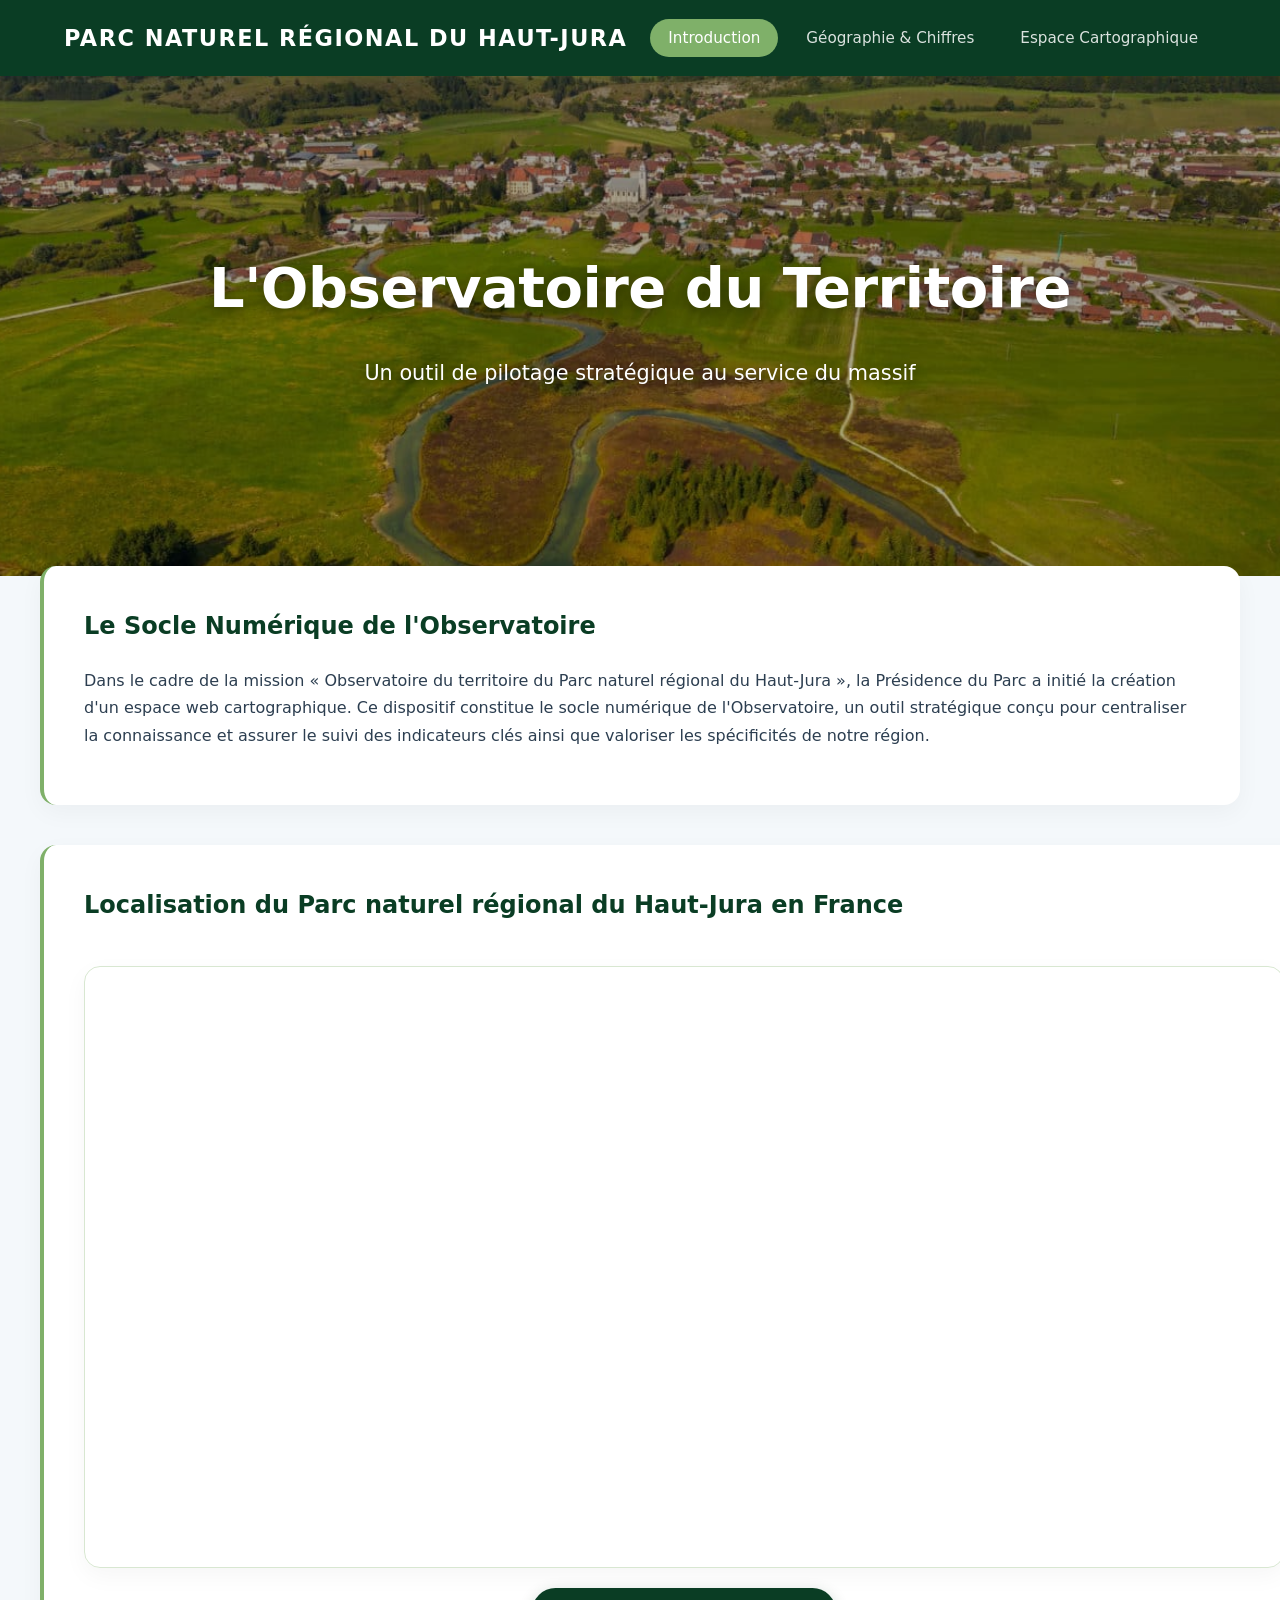
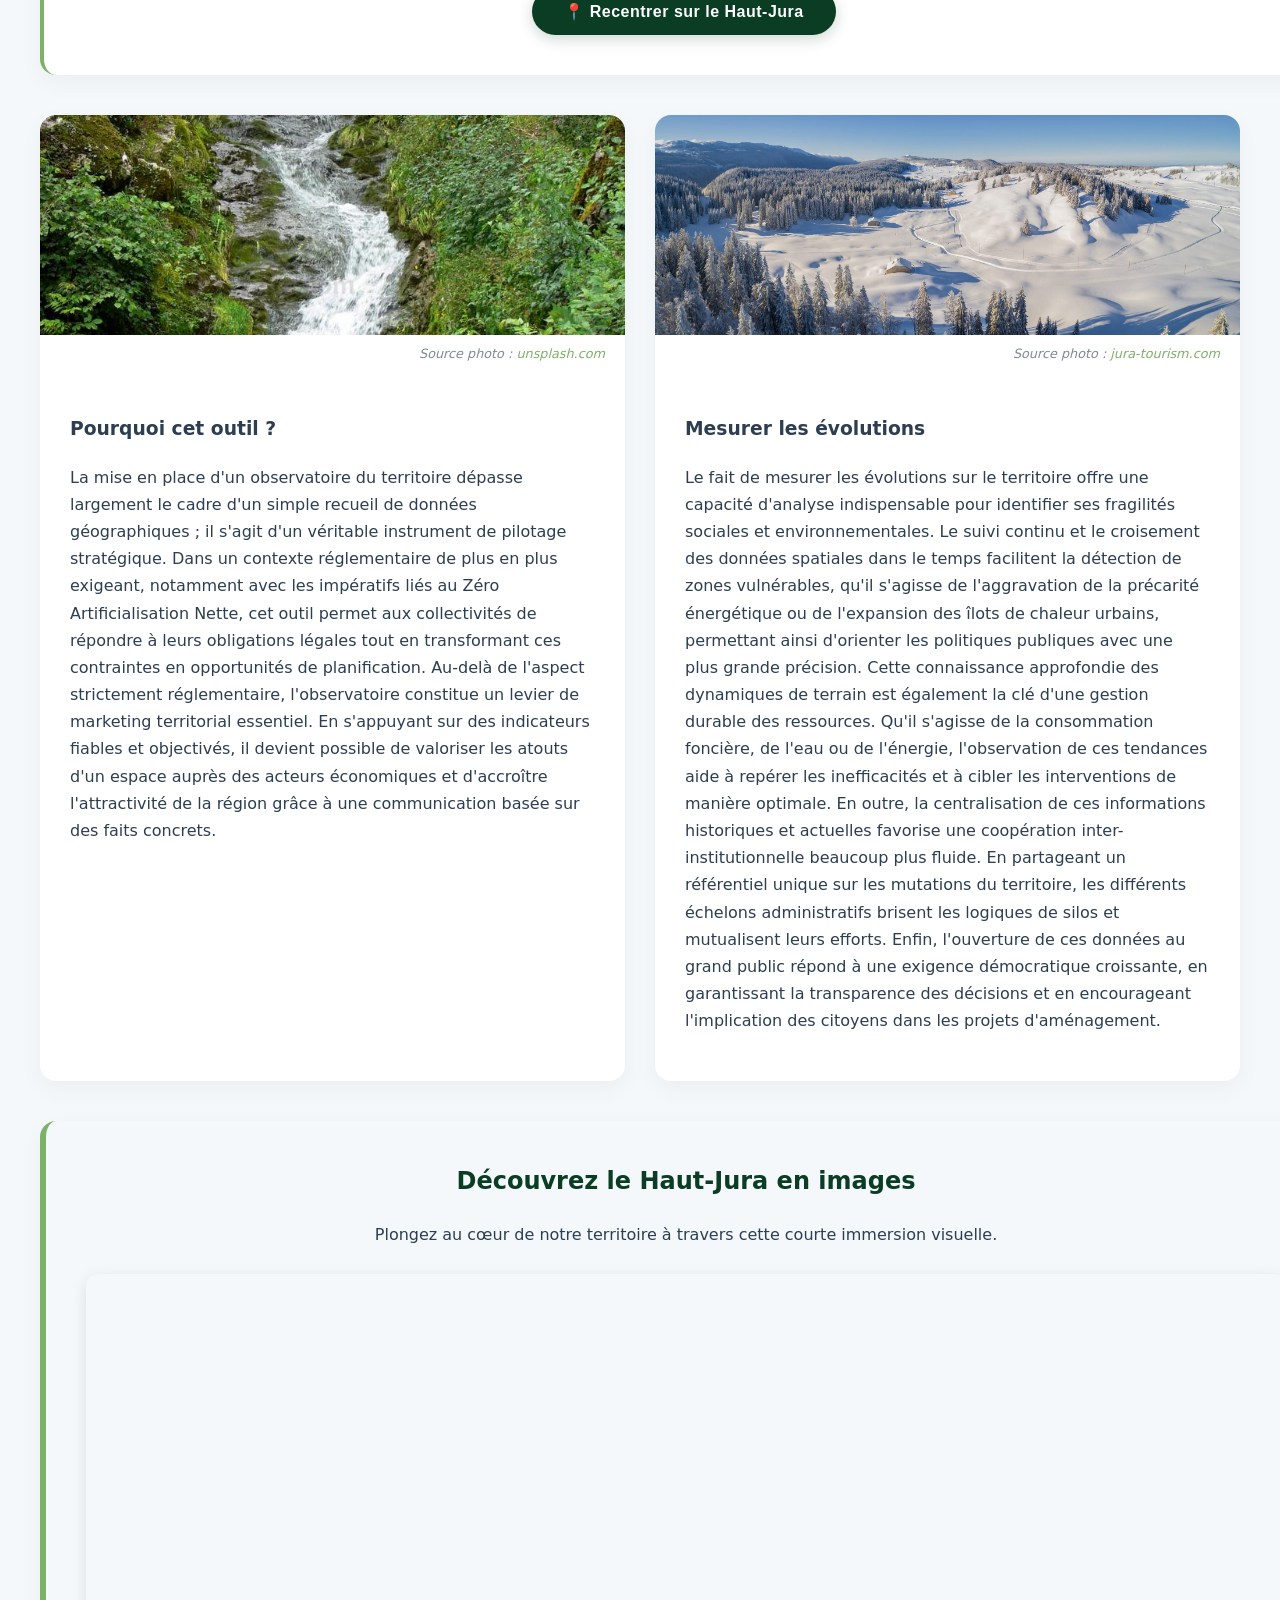
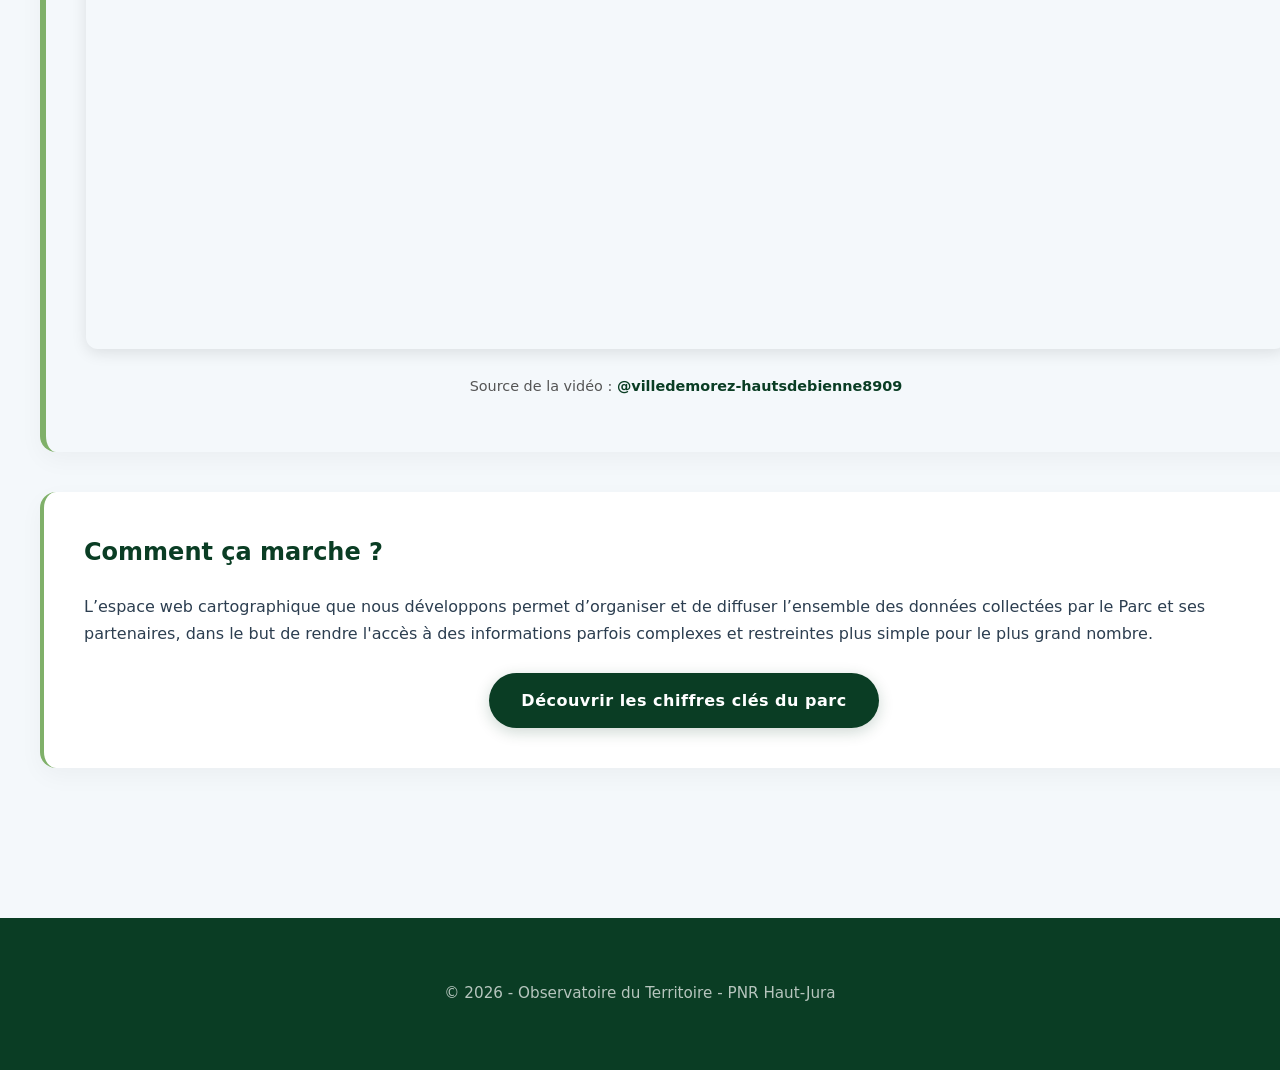
<file: index.html>
<!DOCTYPE html>
<html lang="fr">
<head>
    <meta charset="UTF-8">
    <meta name="viewport" content="width=device-width, initial-scale=1.0">
    <title>Observatoire du Territoire | PNR Haut-Jura</title>
    <script type="module" src="https://js.arcgis.com/5.0/embeddable-components/"></script>
    <link rel="stylesheet" href="style.css">
</head>
<body>

    <header>
        <div class="logo">
            <h1>Parc naturel régional du Haut-Jura</h1>
        </div>
        <nav>
            <ul>
                <li><a href="index.html" class="active">Introduction</a></li>
                <li><a href="geographie.html">Géographie & Chiffres</a></li>
                <li><a href="cartes.html">Espace Cartographique</a></li>
            </ul>
        </nav>
    </header>

    <main>
        <section class="hero index-hero">
            <img src="village_et_cours_d_eau_1200x799.jpg" alt="Paysage du Haut-Jura" class="hero-image">
            <div class="hero-text">
                <h2>L'Observatoire du Territoire</h2>
                <p>Un outil de pilotage stratégique au service du massif</p>
            </div>
        </section>

        <section class="container intro-content">
            <div class="text-block main-text">
                <h3>Le Socle Numérique de l'Observatoire</h3>
                <p>Dans le cadre de la mission « Observatoire du territoire du Parc naturel régional du Haut-Jura », la Présidence du Parc a initié la création d'un espace web cartographique. Ce dispositif constitue le socle numérique de l'Observatoire, un outil stratégique conçu pour centraliser la connaissance et assurer le suivi des indicateurs clés ainsi que valoriser les spécificités de notre région.</p>
            </div>

            <div class="text-block localization-map-block full-width">
                <h3>Localisation du Parc naturel régional du Haut-Jura en France</h3>
                <div class="map-wrapper">
                    <arcgis-embedded-map 
                        id="carte-localisation"
                        style="height:600px;width:100%;" 
                        item-id="8d456087c3d64799b7dfc7678c60f565" 
                        theme="light" 
                        time-zone-label-enabled 
                        center="6.110677768207953,46.47096278237022"
                        scale="1155581.108577" 
                        portal-url="https://unistra.maps.arcgis.com">
                    </arcgis-embedded-map>
                </div>
                
                <div style="text-align: center; margin-top: 20px;">
                    <button id="btn-recentrer" class="btn-main" style="border: none; cursor: pointer; font-size: 1rem;">
                        📍 Recentrer sur le Haut-Jura
                    </button>
                </div>
            </div>

            <div class="illus-block-grid">
                <div class="illus-card">
                    <img src="cascade.jpg" alt="Cascade du Haut-Jura">
                    <p style="font-size: 0.8rem; text-align: right; color: #7f8c8d; margin: 8px 20px 0 0; font-style: italic;">
                        Source photo : <a href="https://unsplash.com" target="_blank" style="color: #7fb069; text-decoration: none;">unsplash.com</a>
                    </p>
                    <div class="illus-text">
                        <h3>Pourquoi cet outil ?</h3>
                        <p>La mise en place d'un observatoire du territoire dépasse largement le cadre d'un simple recueil de données géographiques ; il s'agit d'un véritable instrument de pilotage stratégique. Dans un contexte réglementaire de plus en plus exigeant, notamment avec les impératifs liés au Zéro Artificialisation Nette, cet outil permet aux collectivités de répondre à leurs obligations légales tout en transformant ces contraintes en opportunités de planification. Au-delà de l'aspect strictement réglementaire, l'observatoire constitue un levier de marketing territorial essentiel. En s'appuyant sur des indicateurs fiables et objectivés, il devient possible de valoriser les atouts d'un espace auprès des acteurs économiques et d'accroître l'attractivité de la région grâce à une communication basée sur des faits concrets.</p>
                    </div>
                </div>
                <div class="illus-card">
                    <img src="la_bole_hiver.jpg" alt="Paysage enneigé du Haut-Jura">
                    <p style="font-size: 0.8rem; text-align: right; color: #7f8c8d; margin: 8px 20px 0 0; font-style: italic;">
                        Source photo : <a href="https://www.jura-tourism.com/essentiel-du-jura/au-fil-des-saisons/hiver/" target="_blank" style="color: #7fb069; text-decoration: none;">jura-tourism.com</a>
                    </p>
                    <div class="illus-text">
                        <h3>Mesurer les évolutions</h3>
                        <p>Le fait de mesurer les évolutions sur le territoire offre une capacité d'analyse indispensable pour identifier ses fragilités sociales et environnementales. Le suivi continu et le croisement des données spatiales dans le temps facilitent la détection de zones vulnérables, qu'il s'agisse de l'aggravation de la précarité énergétique ou de l'expansion des îlots de chaleur urbains, permettant ainsi d'orienter les politiques publiques avec une plus grande précision. Cette connaissance approfondie des dynamiques de terrain est également la clé d'une gestion durable des ressources. Qu'il s'agisse de la consommation foncière, de l'eau ou de l'énergie, l'observation de ces tendances aide à repérer les inefficacités et à cibler les interventions de manière optimale. En outre, la centralisation de ces informations historiques et actuelles favorise une coopération inter-institutionnelle beaucoup plus fluide. En partageant un référentiel unique sur les mutations du territoire, les différents échelons administratifs brisent les logiques de silos et mutualisent leurs efforts. Enfin, l'ouverture de ces données au grand public répond à une exigence démocratique croissante, en garantissant la transparence des décisions et en encourageant l'implication des citoyens dans les projets d'aménagement.</p>
                    </div>
                </div>
            </div>

            <div class="text-block full-width" style="text-align: center; border-left: 6px solid #7fb069; background-color: #f4f8fb;">
                <h3>Découvrez le Haut-Jura en images</h3>
                <p>Plongez au cœur de notre territoire à travers cette courte immersion visuelle.</p>
                
                <div style="position: relative; padding-bottom: 56.25%; height: 0; overflow: hidden; max-width: 100%; border-radius: 12px; box-shadow: 0 4px 15px rgba(0,0,0,0.1); margin: 25px 0;">
                    <iframe 
                        src="https://www.youtube-nocookie.com/embed/EocV_-PP8Pc?rel=0&modestbranding=1" 
                        style="position: absolute; top: 0; left: 0; width: 100%; height: 100%; border: 0;" 
                        title="Vidéo de présentation du Haut-Jura"
                        allow="accelerometer; autoplay; clipboard-write; encrypted-media; gyroscope; picture-in-picture" 
                        allowfullscreen>
                    </iframe>
                </div>
                
                <p style="font-size: 0.9em; color: #555; margin-top: 15px;">
                    Source de la vidéo : <a href="https://www.youtube.com/@villedemorez-hautsdebienne8909" target="_blank" style="color: #0a3d24; font-weight: bold; text-decoration: none;">@villedemorez-hautsdebienne8909</a>
                </p>
            </div>
            <div class="text-block full-width">
                <h3>Comment ça marche ?</h3>
                <p>L’espace web cartographique que nous développons permet d’organiser et de diffuser l’ensemble des données collectées par le Parc et ses partenaires, dans le but de rendre l'accès à des informations parfois complexes et restreintes plus simple pour le plus grand nombre.</p>
                <div class="cta-container">
                    <a href="geographie.html" class="btn-main">Découvrir les chiffres clés du parc</a>
                </div>
            </div>
        </section>
    </main>

    <footer>
        <p>&copy; 2026 - Observatoire du Territoire - PNR Haut-Jura</p>
    </footer>

    <script src="script.js"></script>
    
    <script>
        document.addEventListener("DOMContentLoaded", function() {
            const carteLocalisation = document.getElementById("carte-localisation");
            const btnRecentrer = document.getElementById("btn-recentrer");
            
            if (carteLocalisation && btnRecentrer) {
                const centreInitial = "6.110677768207953,46.47096278237022";
                const echelleInitiale = "1155581.108577";

                btnRecentrer.addEventListener("click", function() {
                    carteLocalisation.setAttribute("center", centreInitial);
                    carteLocalisation.setAttribute("scale", echelleInitiale);
                });
            }
        });
    </script>

</body>
</html>
</file>
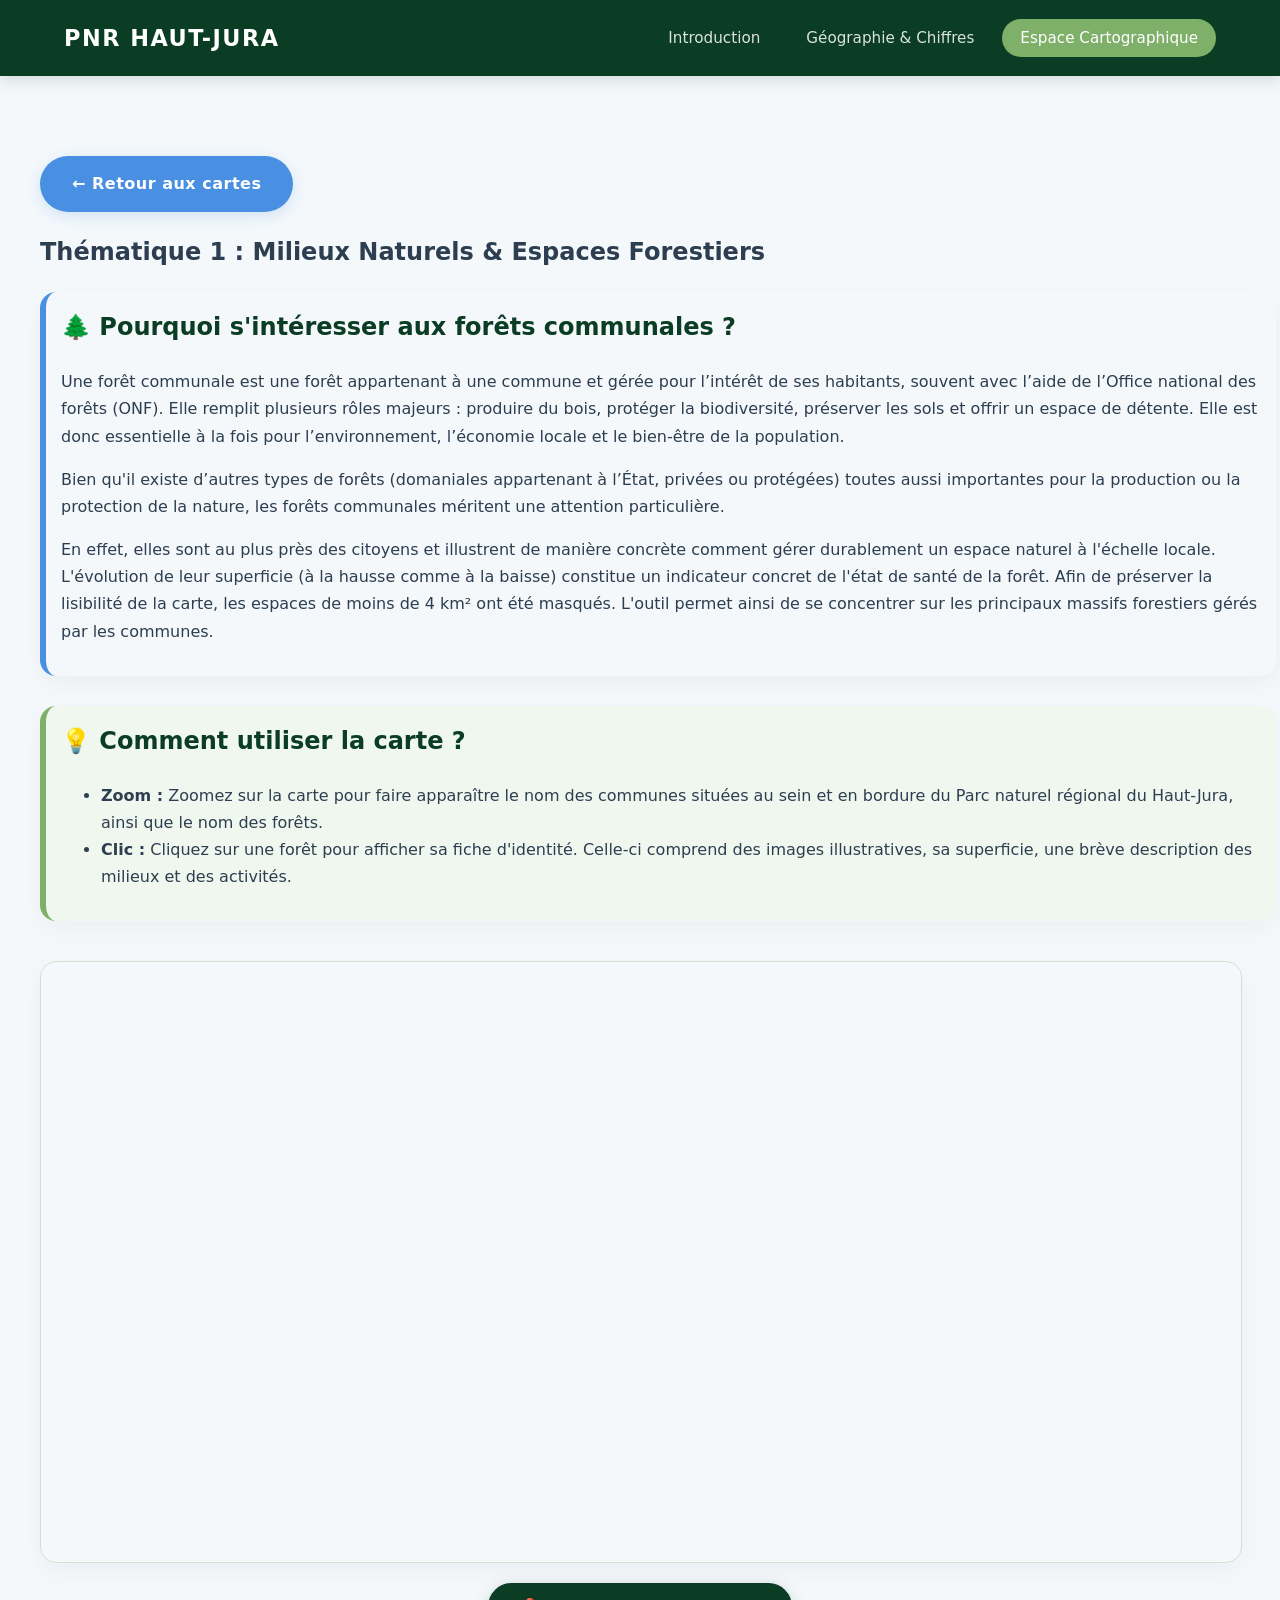
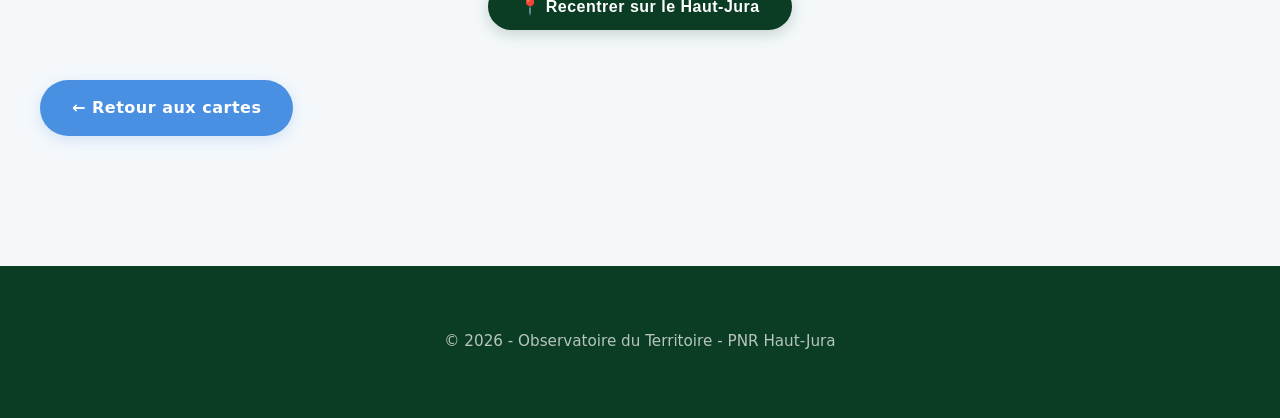
<file: carte-1.html>
<!DOCTYPE html>
<html lang="fr">
<head>
    <meta charset="UTF-8">
    <meta name="viewport" content="width=device-width, initial-scale=1.0">
    <title>Milieux Naturels | PNR Haut-Jura</title>
    <script type="module" src="https://js.arcgis.com/5.0/embeddable-components/"></script>
    <link rel="stylesheet" href="style.css">
</head>
<body>

    <header>
        <div class="logo"><h1>PNR Haut-Jura</h1></div>
        <nav>
            <ul>
                <li><a href="index.html">Introduction</a></li>
                <li><a href="geographie.html">Géographie & Chiffres</a></li>
                <li><a href="cartes.html" class="active">Espace Cartographique</a></li>
            </ul>
        </nav>
    </header>

    <main class="container">
        
        <div style="text-align: left; margin-top: 30px; margin-bottom: 20px;">
            <a href="cartes.html" class="btn-main" style="background-color: #4a90e2; box-shadow: 0 4px 15px rgba(74, 144, 226, 0.2);">← Retour aux cartes</a>
        </div>
        
        <section class="geo-intro">
            <h2>Thématique 1 : Milieux Naturels & Espaces Forestiers</h2>
        </section>

        <section class="text-block full-width" style="background-color: #f4f8fb; border-left: 6px solid #4a90e2; margin-bottom: 30px; padding: 15px;">
            <h3 style="margin-top:0;">🌲 Pourquoi s'intéresser aux forêts communales ?</h3>
            <p>Une forêt communale est une forêt appartenant à une commune et gérée pour l’intérêt de ses habitants, souvent avec l’aide de l’Office national des forêts (ONF). Elle remplit plusieurs rôles majeurs : produire du bois, protéger la biodiversité, préserver les sols et offrir un espace de détente. Elle est donc essentielle à la fois pour l’environnement, l’économie locale et le bien-être de la population.</p>
            <p>Bien qu'il existe d’autres types de forêts (domaniales appartenant à l’État, privées ou protégées) toutes aussi importantes pour la production ou la protection de la nature, les forêts communales méritent une attention particulière.</p>
            <p>En effet, elles sont au plus près des citoyens et illustrent de manière concrète comment gérer durablement un espace naturel à l'échelle locale. L'évolution de leur superficie (à la hausse comme à la baisse) constitue un indicateur concret de l'état de santé de la forêt. Afin de préserver la lisibilité de la carte, les espaces de moins de 4 km² ont été masqués. L'outil permet ainsi de se concentrer sur les principaux massifs forestiers gérés par les communes.</p>
        </section>

        <section class="text-block full-width" style="background-color: #f0f7ee; border-left: 6px solid #7fb069; margin-bottom: 30px; padding: 15px;">
            <h3 style="margin-top:0;">💡 Comment utiliser la carte ?</h3>
            <ul>
                <li><strong>Zoom :</strong> Zoomez sur la carte pour faire apparaître le nom des communes situées au sein et en bordure du Parc naturel régional du Haut-Jura, ainsi que le nom des forêts.</li>
                <li><strong>Clic :</strong> Cliquez sur une forêt pour afficher sa fiche d'identité. Celle-ci comprend des images illustratives, sa superficie, une brève description des milieux et des activités.</li>
            </ul>
        </section>

        <section class="map-section" style="margin-bottom: 50px;">
            <div class="map-wrapper" style="height: 600px; width: 100%;">
                <arcgis-embedded-map 
                    id="carte-milieux"
                    style="height:100%; width:100%;" 
                    item-id="0a9a5e6317f643e59e84924fc300dd4a" 
                    theme="light" legend-enabled basemap-gallery-enabled
                    center="5.944161935436425,46.43507393249852" scale="1155581" 
                    portal-url="https://unistra.maps.arcgis.com">
                </arcgis-embedded-map>
            </div>

            <div style="text-align: center; margin-top: 20px;">
                <button id="btn-recentrer" class="btn-main" style="border: none; cursor: pointer; font-size: 1rem;">
                    📍 Recentrer sur le Haut-Jura
                </button>
            </div>
        </section>

        <div style="text-align: left; margin-top: 30px; margin-bottom: 20px;">
            <a href="cartes.html" class="btn-main" style="background-color: #4a90e2; box-shadow: 0 4px 15px rgba(74, 144, 226, 0.2);">← Retour aux cartes</a>
        </div>

    </main>

    <footer><p>&copy; 2026 - Observatoire du Territoire - PNR Haut-Jura</p></footer>
    <script src="script.js"></script>

    <script>
        document.addEventListener("DOMContentLoaded", function() {
            const carteMilieux = document.getElementById("carte-milieux");
            const btnRecentrer = document.getElementById("btn-recentrer");
            
            if (carteMilieux && btnRecentrer) {
                const centreInitial = "5.944161935436425,46.43507393249852";
                const echelleInitiale = "1155581";

                btnRecentrer.addEventListener("click", function() {
                    carteMilieux.setAttribute("center", centreInitial);
                    carteMilieux.setAttribute("scale", echelleInitiale);
                });
            }
        });
    </script>
</body>
</html>
</file>
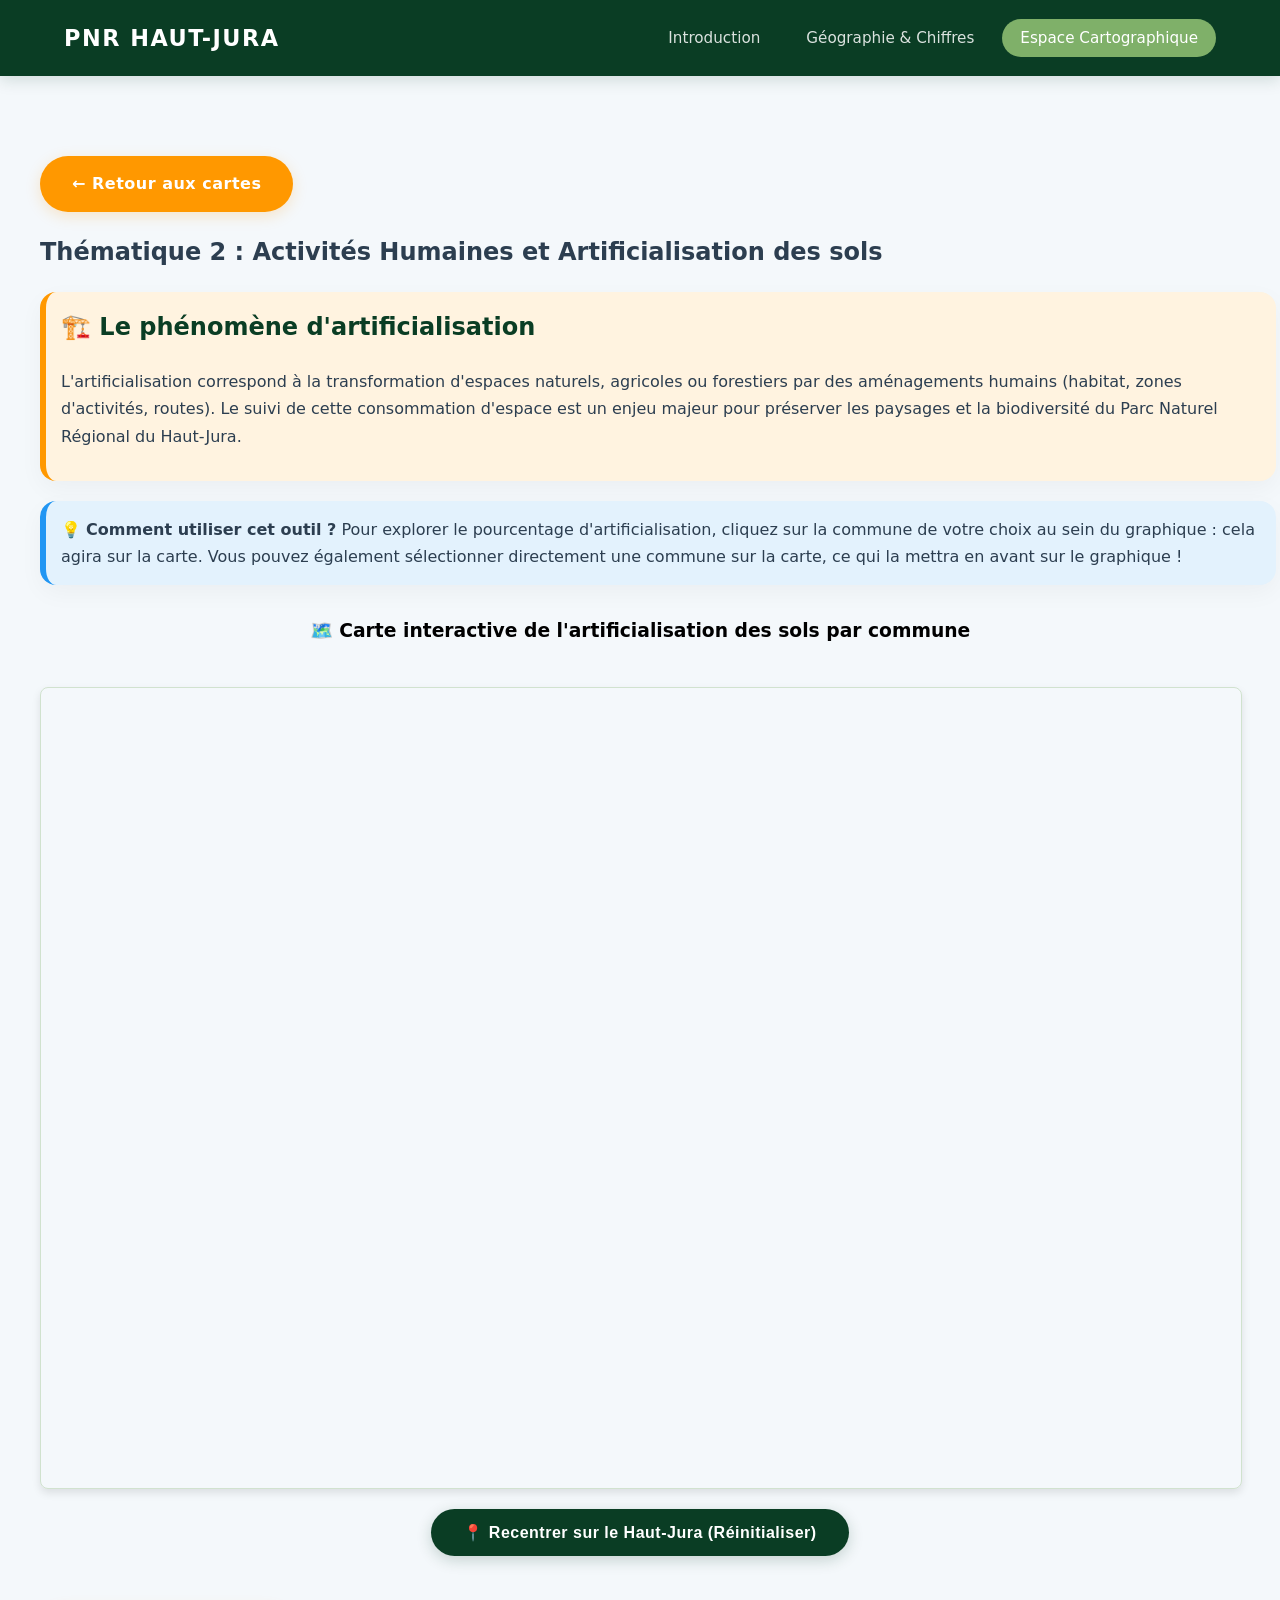
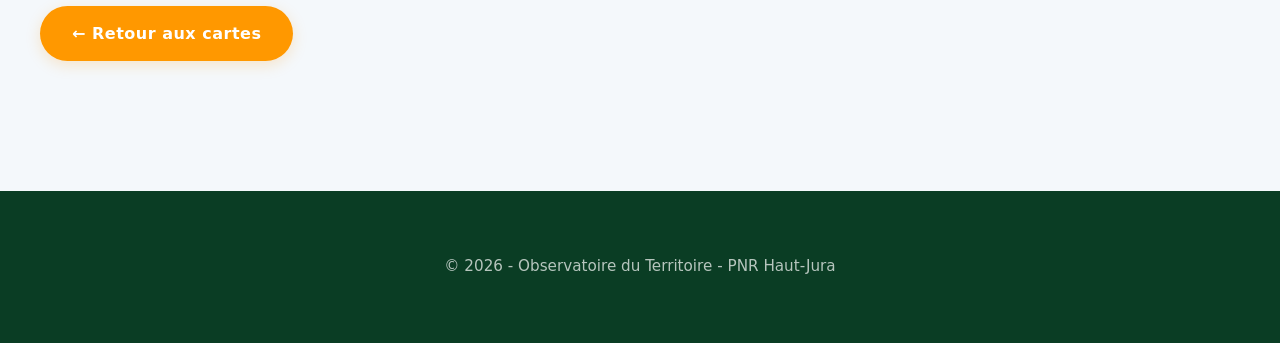
<file: carte-2.html>
<!DOCTYPE html>
<html lang="fr">
<head>
    <meta charset="UTF-8">
    <meta name="viewport" content="width=device-width, initial-scale=1.0">
    <title>Activités Humaines | PNR Haut-Jura</title>
    <link rel="stylesheet" href="style.css">
</head>
<body>

    <header>
        <div class="logo"><h1>PNR Haut-Jura</h1></div>
        <nav>
            <ul>
                <li><a href="index.html">Introduction</a></li>
                <li><a href="geographie.html">Géographie & Chiffres</a></li>
                <li><a href="cartes.html" class="active">Espace Cartographique</a></li>
            </ul>
        </nav>
    </header>

    <main class="container">
        
        <div style="text-align: left; margin-top: 30px; margin-bottom: 20px;">
            <a href="cartes.html" class="btn-main" style="background-color: #ff9800; box-shadow: 0 4px 15px rgba(255, 152, 0, 0.2);">← Retour aux cartes</a>
        </div>

        <section class="geo-intro">
            <h2>Thématique 2 : Activités Humaines et Artificialisation des sols</h2>
        </section>

        <section class="text-block full-width" style="background-color: #fff3e0; border-left: 6px solid #ff9800; margin-bottom: 20px; padding: 15px;">
            <h3 style="margin-top:0;">🏗️ Le phénomène d'artificialisation</h3>
            <p>L'artificialisation correspond à la transformation d'espaces naturels, agricoles ou forestiers par des aménagements humains (habitat, zones d'activités, routes). Le suivi de cette consommation d'espace est un enjeu majeur pour préserver les paysages et la biodiversité du Parc Naturel Régional du Haut-Jura.</p>
        </section>

        <section class="text-block full-width" style="background-color: #e3f2fd; border-left: 6px solid #2196f3; margin-bottom: 30px; padding: 15px;">
            <p style="margin: 0;">💡 <strong>Comment utiliser cet outil ?</strong> Pour explorer le pourcentage d'artificialisation, cliquez sur la commune de votre choix au sein du graphique : cela agira sur la carte. Vous pouvez également sélectionner directement une commune sur la carte, ce qui la mettra en avant sur le graphique !</p>
        </section>
        
        <section class="map-section" style="margin-bottom: 50px;">
            
            <h3 style="text-align: center; color: black; margin-bottom: 20px;">🗺️ Carte interactive de l'artificialisation des sols par commune</h3>

            <div class="dashboard-wrapper" style="height: 800px; width: 100%; border-radius: 8px; overflow: hidden; box-shadow: 0 4px 8px rgba(0,0,0,0.1);">
                <iframe 
                    id="dashboard-iframe"
                    src="https://unistra.maps.arcgis.com/apps/dashboards/562fa9ee2bfe45988aa86c9b16c708ad" 
                    width="100%" 
                    height="100%" 
                    frameborder="0" 
                    style="border:0" 
                    allowfullscreen>
                </iframe>
            </div>

            <div style="display: flex; justify-content: center; width: 100%; margin-top: 20px;">
                <button id="btn-recentrer" class="btn-main" style="border: none; cursor: pointer; font-size: 1rem;">
                    📍 Recentrer sur le Haut-Jura (Réinitialiser)
                </button>
            </div>
        </section>

        <div style="text-align: left; margin-top: 30px; margin-bottom: 20px;">
            <a href="cartes.html" class="btn-main" style="background-color: #ff9800; box-shadow: 0 4px 15px rgba(255, 152, 0, 0.2);">← Retour aux cartes</a>
        </div>

    </main>

    <footer><p>&copy; 2026 - Observatoire du Territoire - PNR Haut-Jura</p></footer>
    <script src="script.js"></script>

    <script>
        document.addEventListener("DOMContentLoaded", function() {
            const dashboardIframe = document.getElementById("dashboard-iframe");
            const btnRecentrer = document.getElementById("btn-recentrer");
            
            if (dashboardIframe && btnRecentrer) {
                btnRecentrer.addEventListener("click", function() {
                    const srcCourante = dashboardIframe.src;
                    dashboardIframe.src = srcCourante;
                });
            }
        });
    </script>
</body>
</html>
</file>
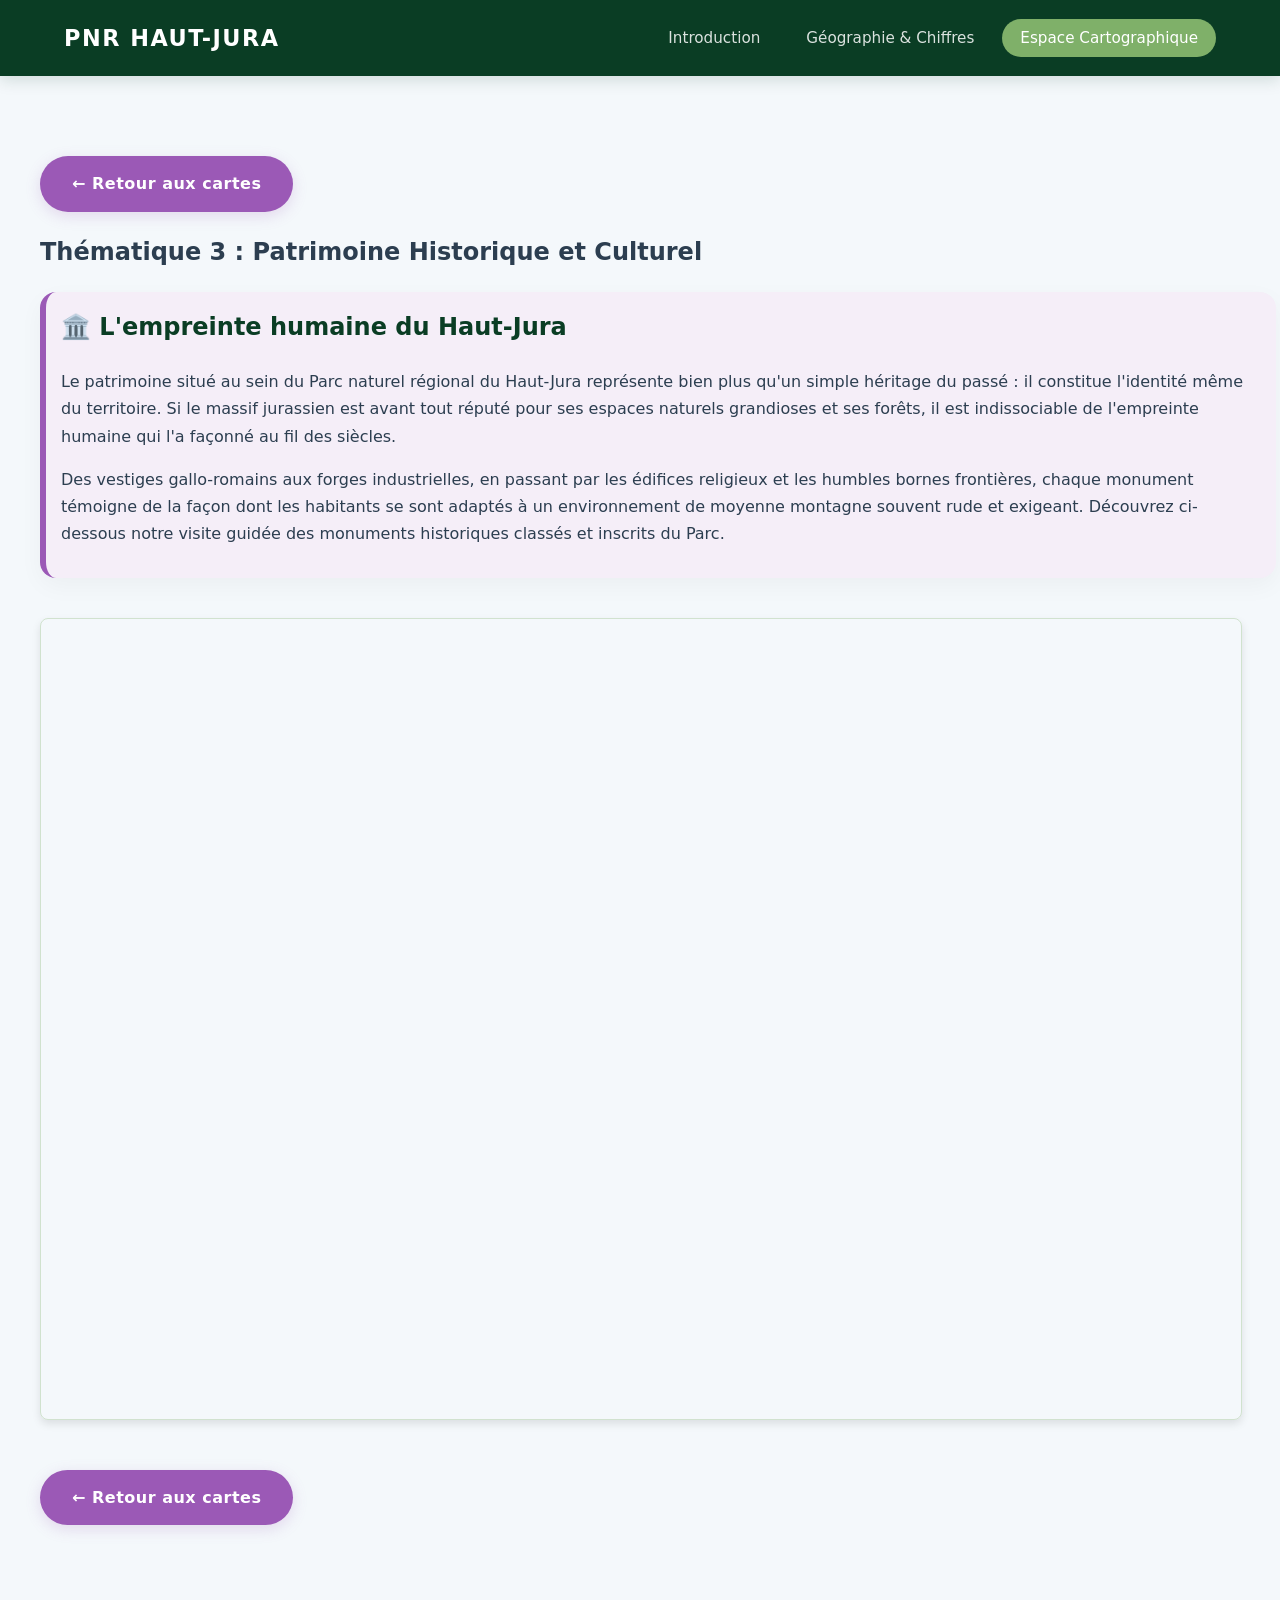
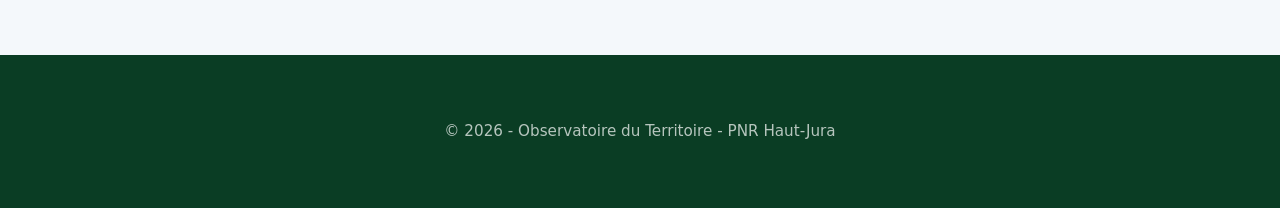
<file: carte-3.html>
<!DOCTYPE html>
<html lang="fr">
<head>
    <meta charset="UTF-8">
    <meta name="viewport" content="width=device-width, initial-scale=1.0">
    <title>Patrimoine Historique | PNR Haut-Jura</title>
    <link rel="stylesheet" href="style.css">
</head>
<body>

    <header>
        <div class="logo"><h1>PNR Haut-Jura</h1></div>
        <nav>
            <ul>
                <li><a href="index.html">Introduction</a></li>
                <li><a href="geographie.html">Géographie & Chiffres</a></li>
                <li><a href="cartes.html" class="active">Espace Cartographique</a></li>
            </ul>
        </nav>
    </header>

    <main class="container">
        
        <div style="text-align: left; margin-top: 30px; margin-bottom: 20px;">
            <a href="cartes.html" class="btn-main" style="background-color: #9b59b6; box-shadow: 0 4px 15px rgba(155, 89, 182, 0.2);">← Retour aux cartes</a>
        </div>

        <section class="geo-intro">
            <h2>Thématique 3 : Patrimoine Historique et Culturel</h2>
        </section>

        <section class="text-block full-width" style="background-color: #f5eef8; border-left: 6px solid #9b59b6; margin-bottom: 30px; padding: 15px;">
            <h3 style="margin-top:0;">🏛️ L'empreinte humaine du Haut-Jura</h3>
            <p>Le patrimoine situé au sein du Parc naturel régional du Haut-Jura représente bien plus qu'un simple héritage du passé : il constitue l'identité même du territoire. Si le massif jurassien est avant tout réputé pour ses espaces naturels grandioses et ses forêts, il est indissociable de l'empreinte humaine qui l'a façonné au fil des siècles.</p>
            <p>Des vestiges gallo-romains aux forges industrielles, en passant par les édifices religieux et les humbles bornes frontières, chaque monument témoigne de la façon dont les habitants se sont adaptés à un environnement de moyenne montagne souvent rude et exigeant. Découvrez ci-dessous notre visite guidée des monuments historiques classés et inscrits du Parc.</p>
        </section>
        
        <section class="map-section" style="margin-bottom: 50px;">
            <div class="dashboard-wrapper" style="height: 800px; width: 100%; border-radius: 8px; overflow: hidden; box-shadow: 0 4px 8px rgba(0,0,0,0.1);">
                <iframe 
                    src="https://storymaps.arcgis.com/templates/98bda1eca90145909555b5e6e34937d6" 
                    width="100%" 
                    height="100%" 
                    frameborder="0" 
                    style="border:0" 
                    allowfullscreen>
                </iframe>
            </div>
        </section>

        <div style="text-align: left; margin-top: 30px; margin-bottom: 20px;">
            <a href="cartes.html" class="btn-main" style="background-color: #9b59b6; box-shadow: 0 4px 15px rgba(155, 89, 182, 0.2);">← Retour aux cartes</a>
        </div>

    </main>

    <footer><p>&copy; 2026 - Observatoire du Territoire - PNR Haut-Jura</p></footer>
    <script src="script.js"></script>
</body>
</html>
</file>
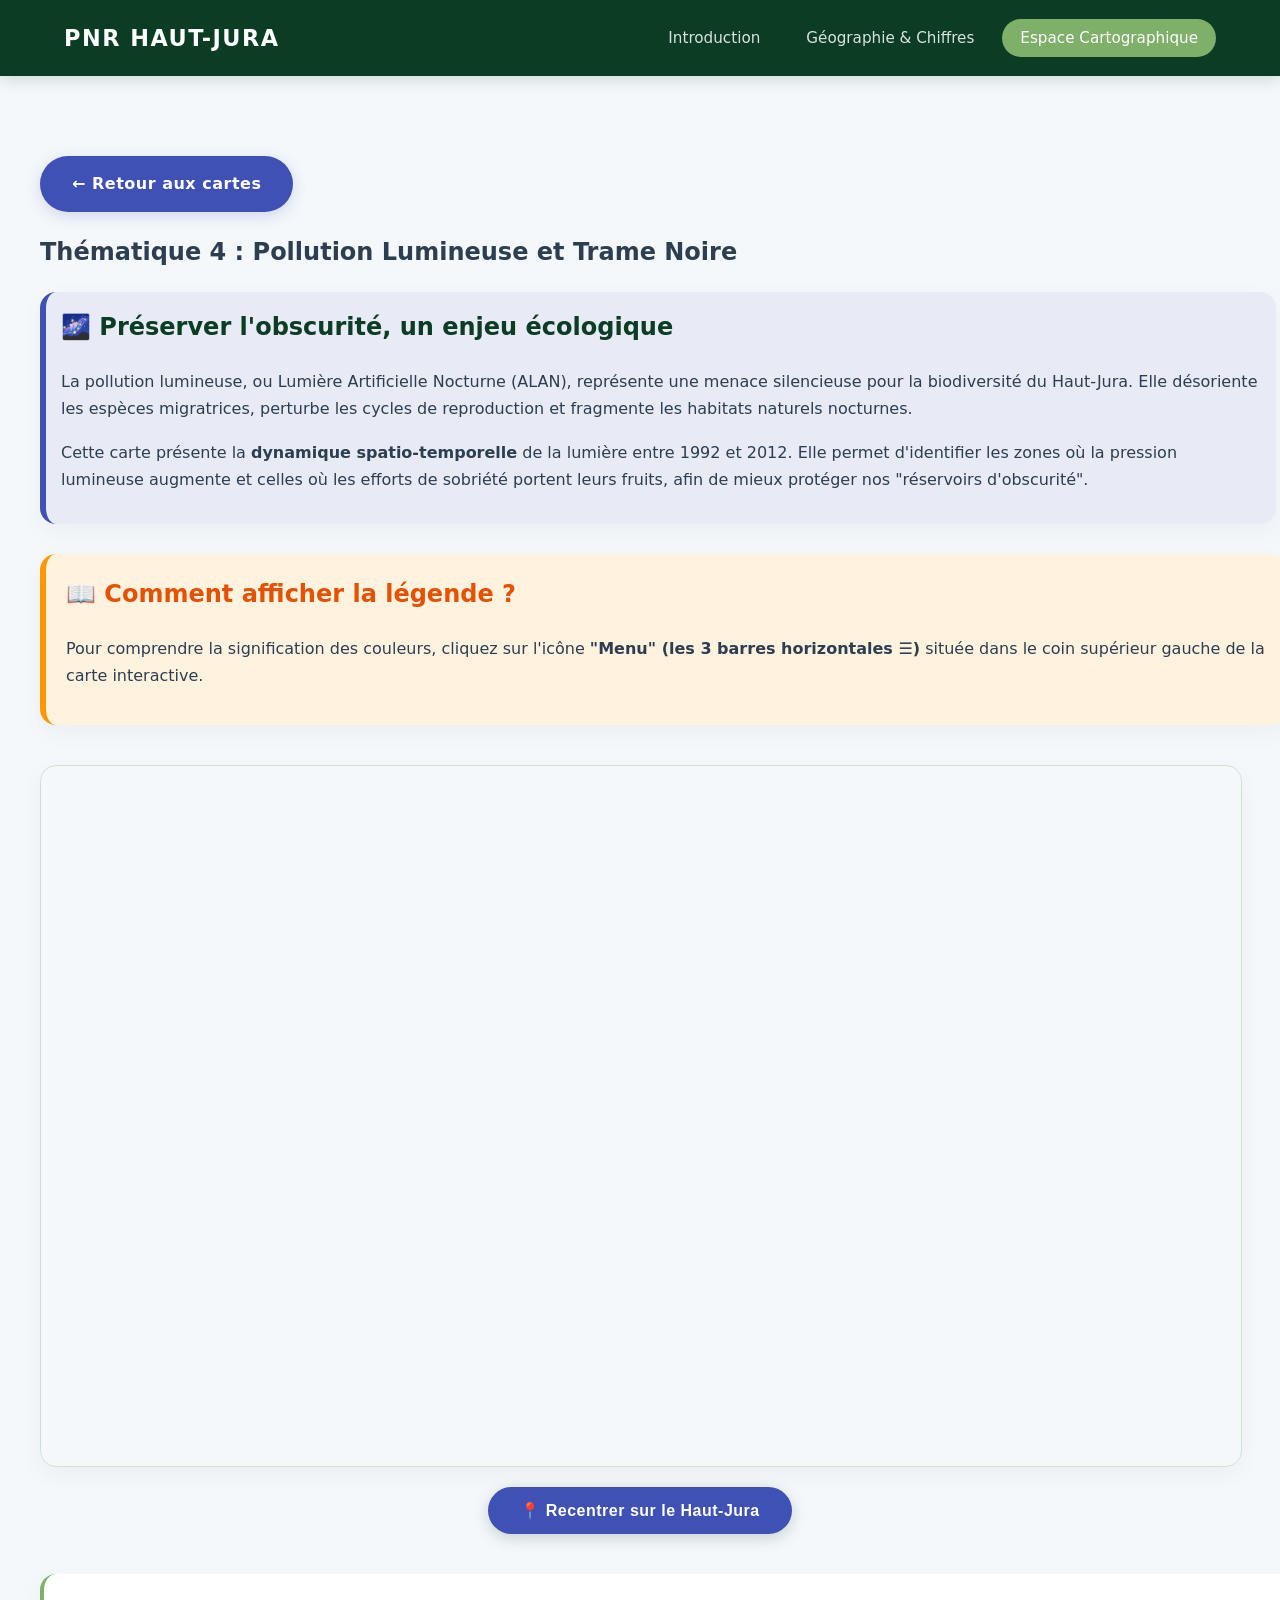
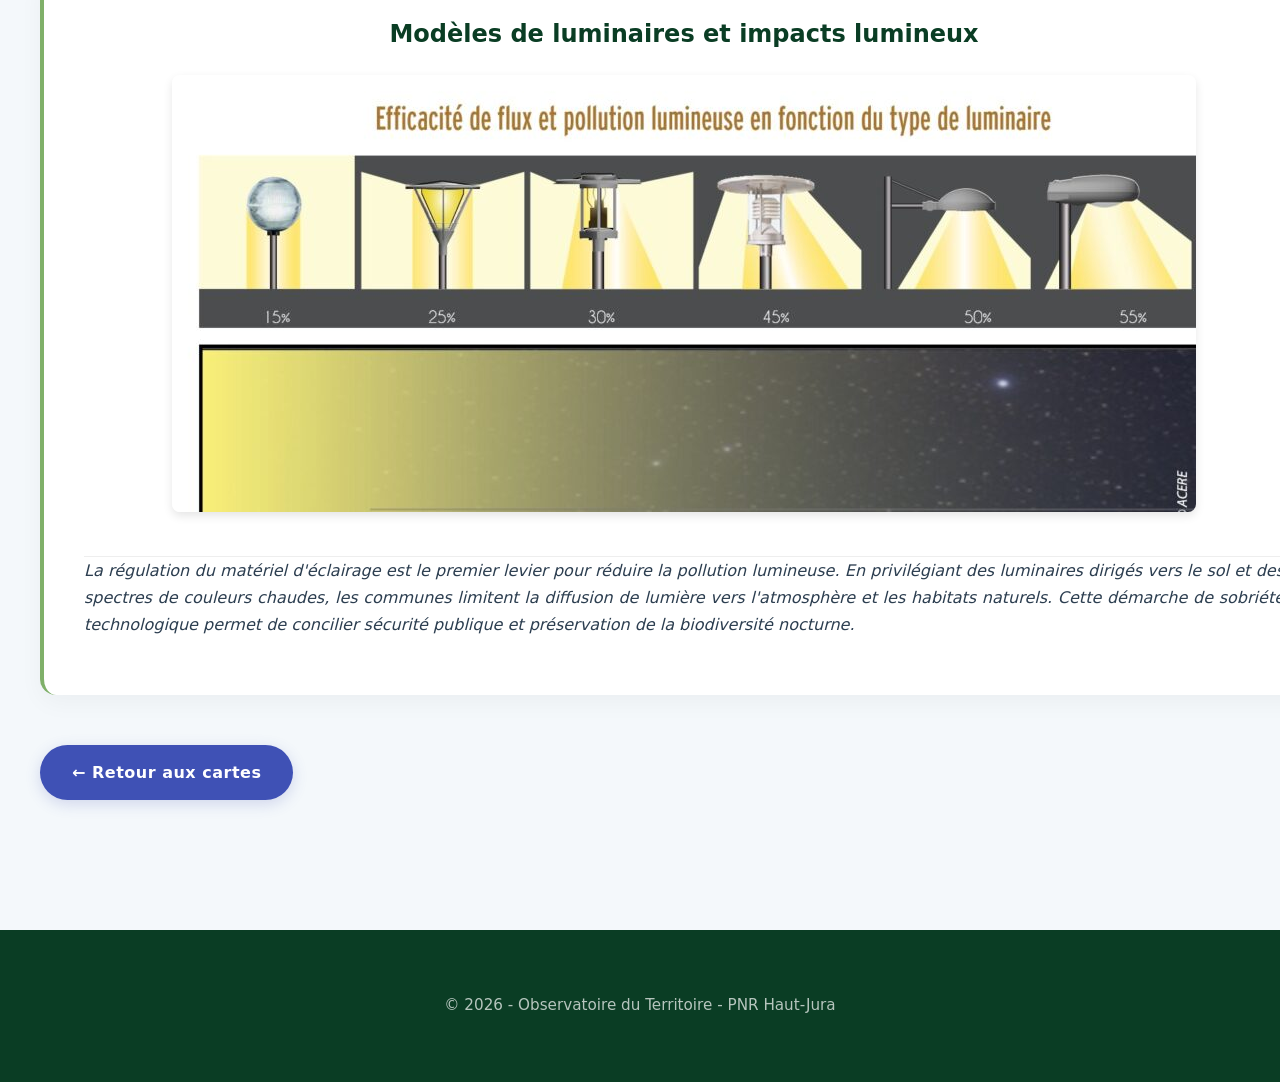
<file: carte-4.html>
<!DOCTYPE html>
<html lang="fr">
<head>
    <meta charset="UTF-8">
    <meta name="viewport" content="width=device-width, initial-scale=1.0">
    <title>Pollution Lumineuse | PNR Haut-Jura</title>
    <script type="module" src="https://js.arcgis.com/5.0/embeddable-components/"></script>
    <link rel="stylesheet" href="style.css">
</head>
<body>

    <header>
        <div class="logo"><h1>PNR Haut-Jura</h1></div>
        <nav>
            <ul>
                <li><a href="index.html">Introduction</a></li>
                <li><a href="geographie.html">Géographie & Chiffres</a></li>
                <li><a href="cartes.html" class="active">Espace Cartographique</a></li>
            </ul>
        </nav>
    </header>

    <main class="container">
        
        <div style="text-align: left; margin-top: 30px; margin-bottom: 20px;">
            <a href="cartes.html" class="btn-main" style="background-color: #3f51b5; box-shadow: 0 4px 15px rgba(63, 81, 181, 0.2);">← Retour aux cartes</a>
        </div>

        <section class="geo-intro">
            <h2>Thématique 4 : Pollution Lumineuse et Trame Noire</h2>
        </section>

        <section class="text-block full-width" style="background-color: #e8eaf6; border-left: 6px solid #3f51b5; margin-bottom: 30px; padding: 15px;">
            <h3 style="margin-top:0;">🌌 Préserver l'obscurité, un enjeu écologique</h3>
            <p>La pollution lumineuse, ou Lumière Artificielle Nocturne (ALAN), représente une menace silencieuse pour la biodiversité du Haut-Jura. Elle désoriente les espèces migratrices, perturbe les cycles de reproduction et fragmente les habitats naturels nocturnes.</p>
            <p>Cette carte présente la <strong>dynamique spatio-temporelle</strong> de la lumière entre 1992 et 2012. Elle permet d'identifier les zones où la pression lumineuse augmente et celles où les efforts de sobriété portent leurs fruits, afin de mieux protéger nos "réservoirs d'obscurité".</p>
        </section>
        
        <section class="text-block full-width" style="background-color: #fff3e0; border-left: 6px solid #ff9800; margin-bottom: 30px; padding: 20px;">
            <h3 style="margin-top:0; color: #e65100;">📖 Comment afficher la légende ?</h3>
            <p>Pour comprendre la signification des couleurs, cliquez sur l'icône <strong>"Menu" (les 3 barres horizontales ☰)</strong> située dans le coin supérieur gauche de la carte interactive.</p>
        </section>

        <section class="map-section" style="margin-bottom: 50px;">
            <div class="map-wrapper" style="height: 700px; width: 100%;">
                <arcgis-embedded-map 
                    id="carte-pollution"
                    style="height:100%; width:100%;" 
                    item-id="646c4b1d519a43618ed182ece282e4dd" 
                    theme="light" 
                    heading-enabled 
                    legend-enabled 
                    time-zone-label-enabled 
                    center="6.137525075654646,46.54034422077813" 
                    scale="1155581.108577" 
                    portal-url="https://unistra.maps.arcgis.com">
                </arcgis-embedded-map>
            </div>

            <div style="text-align: center; margin-top: 20px; margin-bottom: 40px;">
                <button id="btn-recentrer" class="btn-main" style="border: none; cursor: pointer; font-size: 1rem; background-color: #3f51b5;">
                    📍 Recentrer sur le Haut-Jura
                </button>
            </div>

            <div class="text-block full-width" style="text-align: center;">
                <h3>Modèles de luminaires et impacts lumineux</h3>
                <img src="type-lampadaires.jpg" alt="Différents types de lampadaires et leur diffusion lumineuse" style="max-width: 100%; height: auto; border-radius: 8px; box-shadow: 0 4px 10px rgba(0,0,0,0.1); margin-bottom: 20px;">
                <p style="text-align: justify; font-style: italic; border-top: 1px solid #eee; pt-3;">
                    La régulation du matériel d'éclairage est le premier levier pour réduire la pollution lumineuse. En privilégiant des luminaires dirigés vers le sol et des spectres de couleurs chaudes, les communes limitent la diffusion de lumière vers l'atmosphère et les habitats naturels. Cette démarche de sobriété technologique permet de concilier sécurité publique et préservation de la biodiversité nocturne.
                </p>
            </div>
        </section>

        <div style="text-align: left; margin-top: 30px; margin-bottom: 20px;">
            <a href="cartes.html" class="btn-main" style="background-color: #3f51b5; box-shadow: 0 4px 15px rgba(63, 81, 181, 0.2);">← Retour aux cartes</a>
        </div>

    </main>

    <footer><p>&copy; 2026 - Observatoire du Territoire - PNR Haut-Jura</p></footer>
    
    <script src="script.js"></script>
    <script>
        document.addEventListener("DOMContentLoaded", function() {
            const cartePollution = document.getElementById("carte-pollution");
            const btnRecentrer = document.getElementById("btn-recentrer");
            
            if (cartePollution && btnRecentrer) {
                const centreInitial = "6.137525075654646,46.54034422077813";
                const echelleInitiale = "1155581.108577";

                btnRecentrer.addEventListener("click", function() {
                    cartePollution.setAttribute("center", centreInitial);
                    cartePollution.setAttribute("scale", echelleInitiale);
                });
            }
        });
    </script>
</body>
</html>
</file>
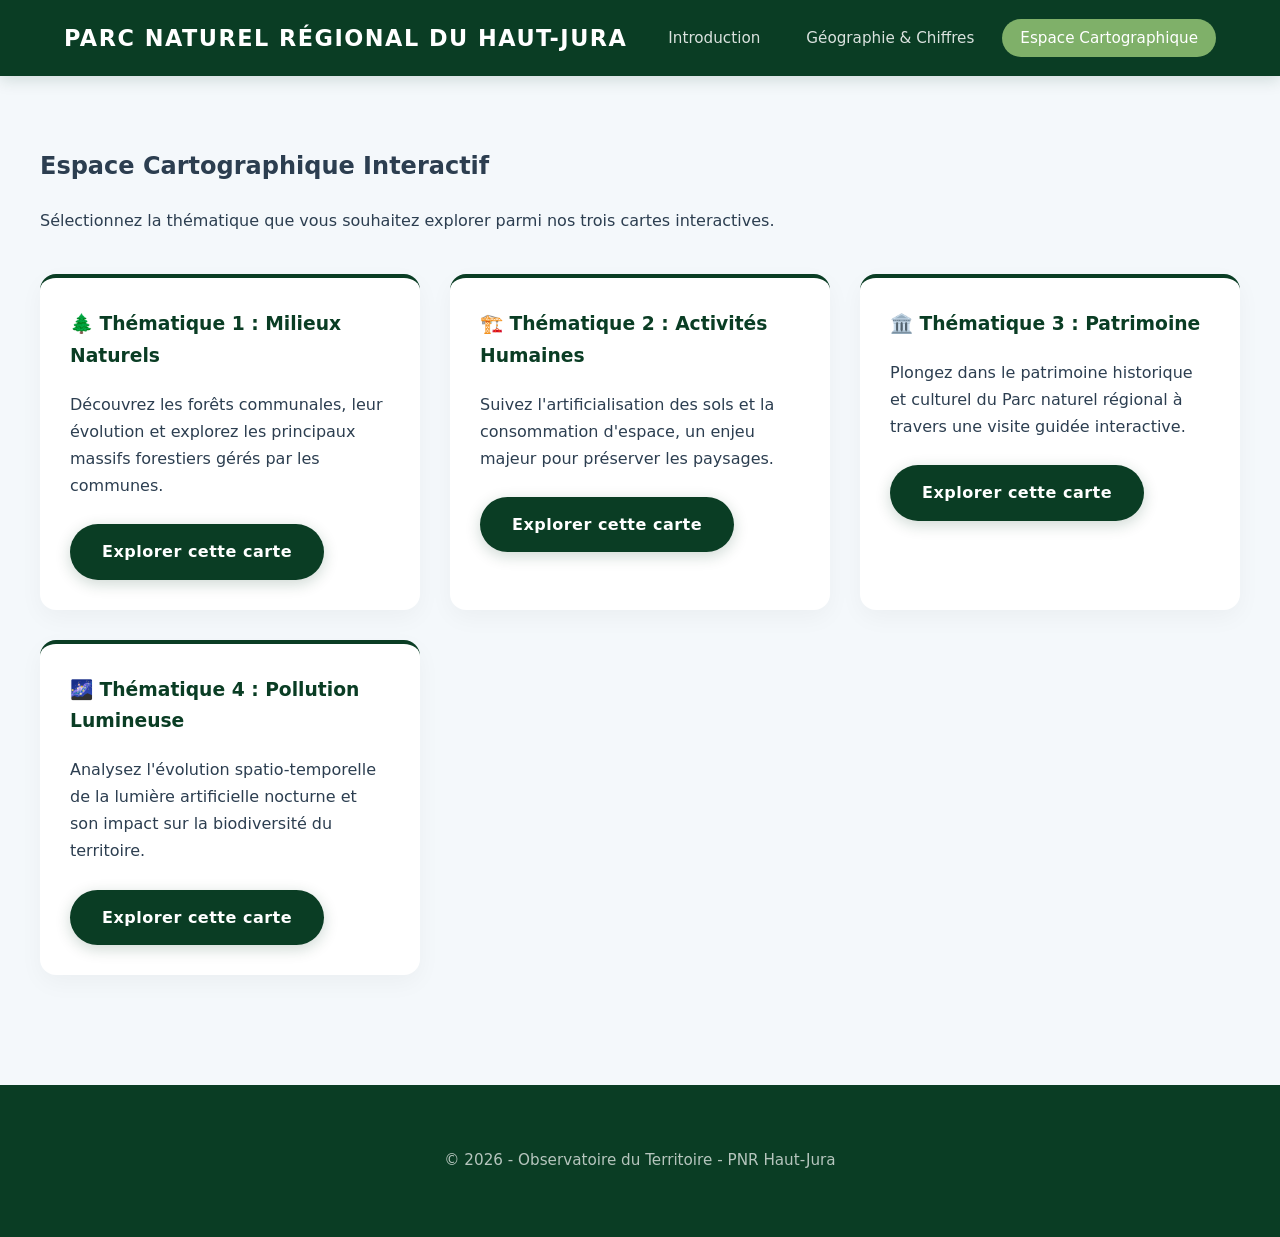
<file: cartes.html>
<!DOCTYPE html>
<html lang="fr">
<head>
    <meta charset="UTF-8">
    <meta name="viewport" content="width=device-width, initial-scale=1.0">
    <title>Espace Cartographique | PNR Haut-Jura</title>
    <link rel="stylesheet" href="style.css">
</head>
<body>

    <header>
        <div class="logo"><h1>Parc naturel régional du Haut-Jura</h1></div>
        <nav>
            <ul>
                <li><a href="index.html">Introduction</a></li>
                <li><a href="geographie.html">Géographie & Chiffres</a></li>
                <li><a href="cartes.html" class="active">Espace Cartographique</a></li>
            </ul>
        </nav>
    </header>

    <main class="container">
        <section class="geo-intro">
            <h2>Espace Cartographique Interactif</h2>
            <p>Sélectionnez la thématique que vous souhaitez explorer parmi nos trois cartes interactives.</p>
        </section>

        <div class="maps-grid">
            <div class="map-card">
                <h3>🌲 Thématique 1 : Milieux Naturels</h3>
                <p>Découvrez les forêts communales, leur évolution et explorez les principaux massifs forestiers gérés par les communes.</p>
                <div class="cta-container">
                    <a href="carte-1.html" class="btn-main">Explorer cette carte</a>
                </div>
            </div>

            <div class="map-card">
                <h3>🏗️ Thématique 2 : Activités Humaines</h3>
                <p>Suivez l'artificialisation des sols et la consommation d'espace, un enjeu majeur pour préserver les paysages.</p>
                <div class="cta-container">
                    <a href="carte-2.html" class="btn-main">Explorer cette carte</a>
                </div>
            </div>

            <div class="map-card">
                <h3>🏛️ Thématique 3 : Patrimoine</h3>
                <p>Plongez dans le patrimoine historique et culturel du Parc naturel régional à travers une visite guidée interactive.</p>
                <div class="cta-container">
                    <a href="carte-3.html" class="btn-main">Explorer cette carte</a>
                </div>
            </div>
            
            <div class="map-card">
                <h3>🌌 Thématique 4 : Pollution Lumineuse</h3>
                <p>Analysez l'évolution spatio-temporelle de la lumière artificielle nocturne et son impact sur la biodiversité du territoire.</p>
                <div class="cta-container">
                    <a href="carte-4.html" class="btn-main">Explorer cette carte</a>
                </div>
            </div>
        </div>
    </main>

    <footer><p>&copy; 2026 - Observatoire du Territoire - PNR Haut-Jura</p></footer>
    <script src="script.js"></script>
</body>
</html>
</file>
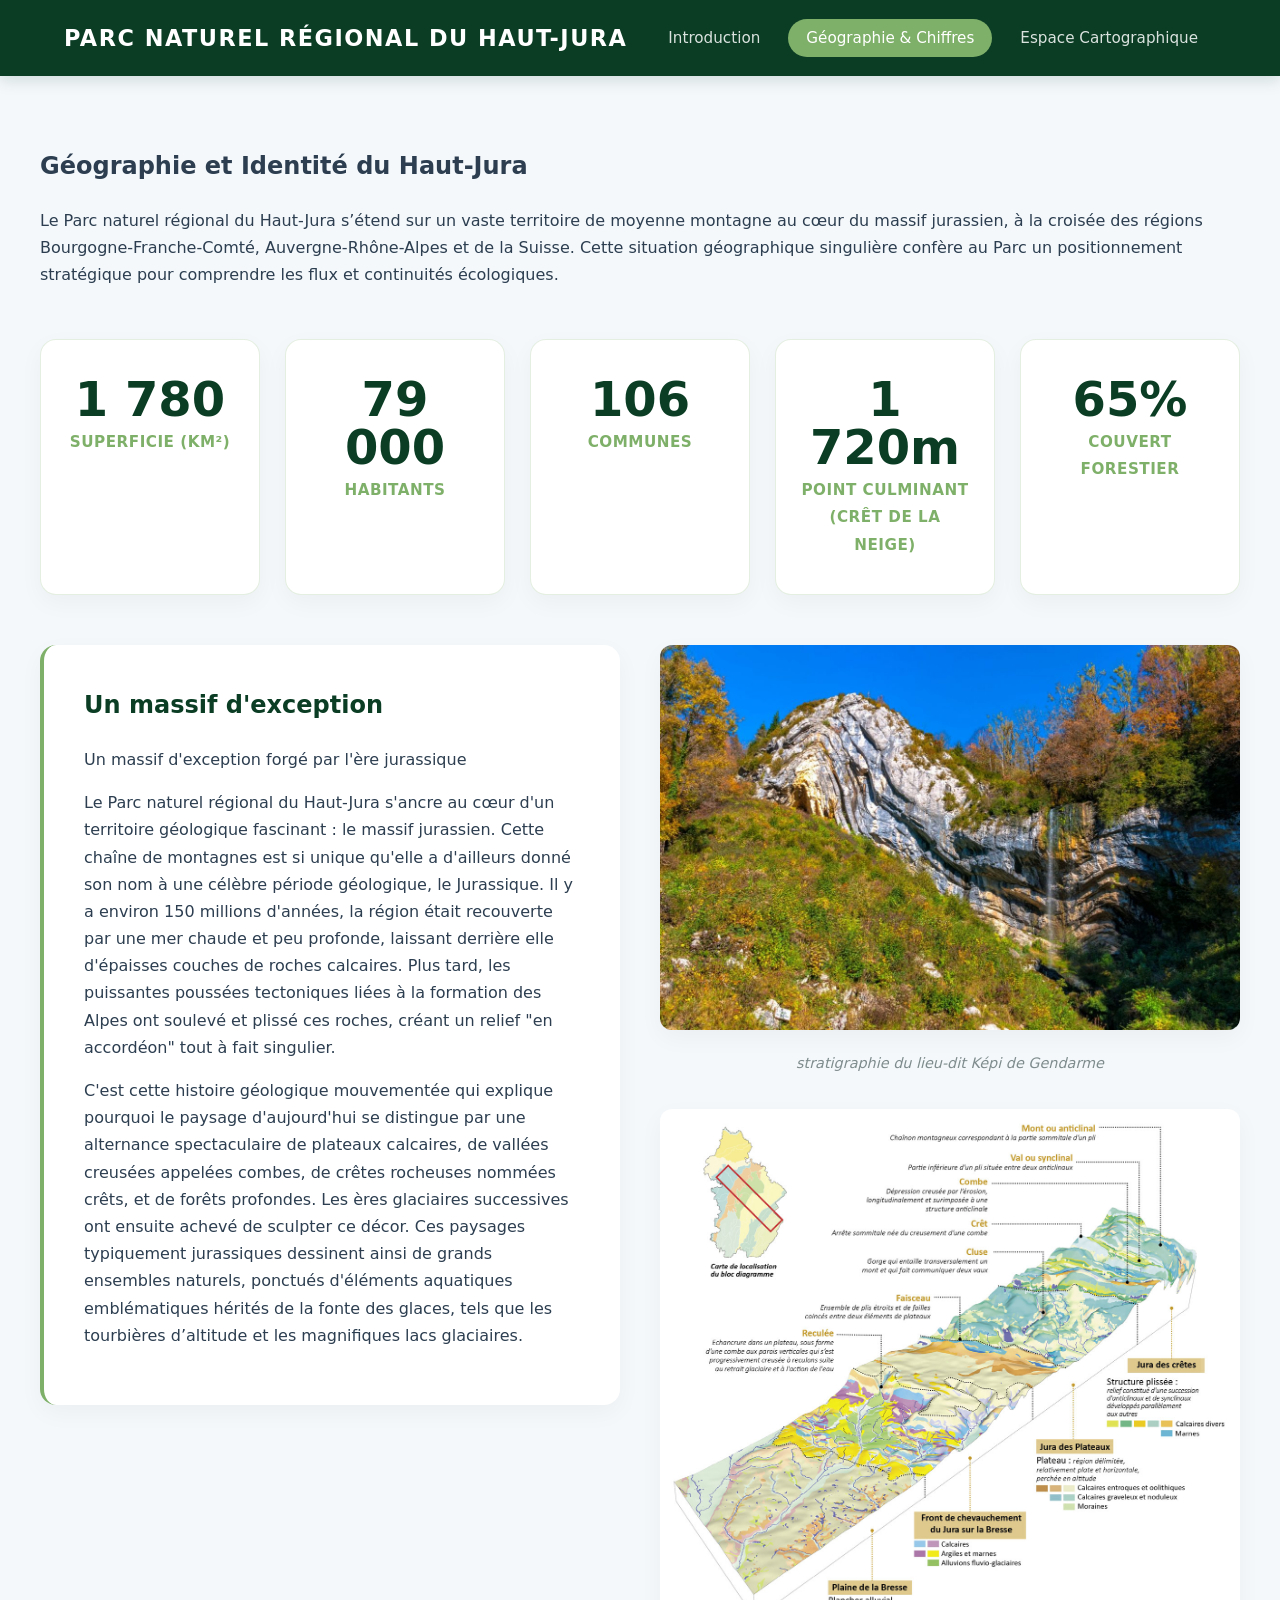
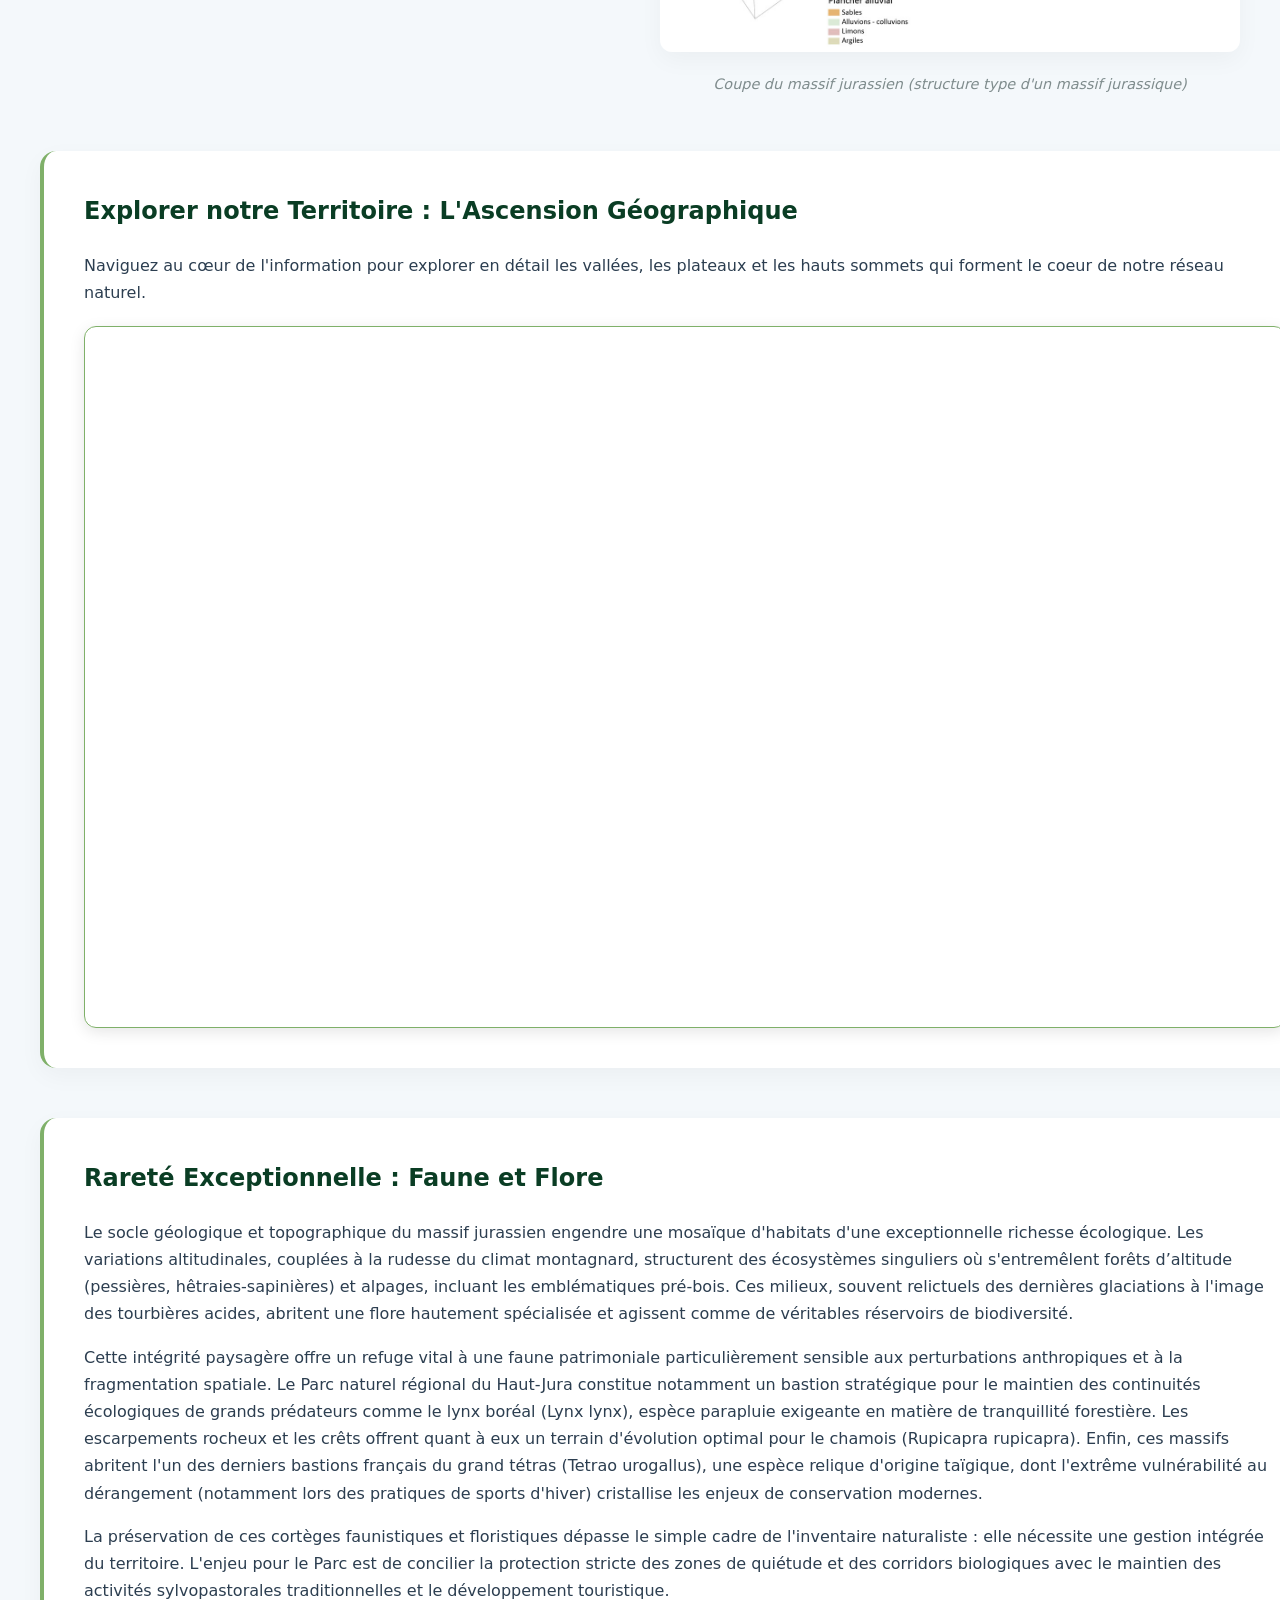
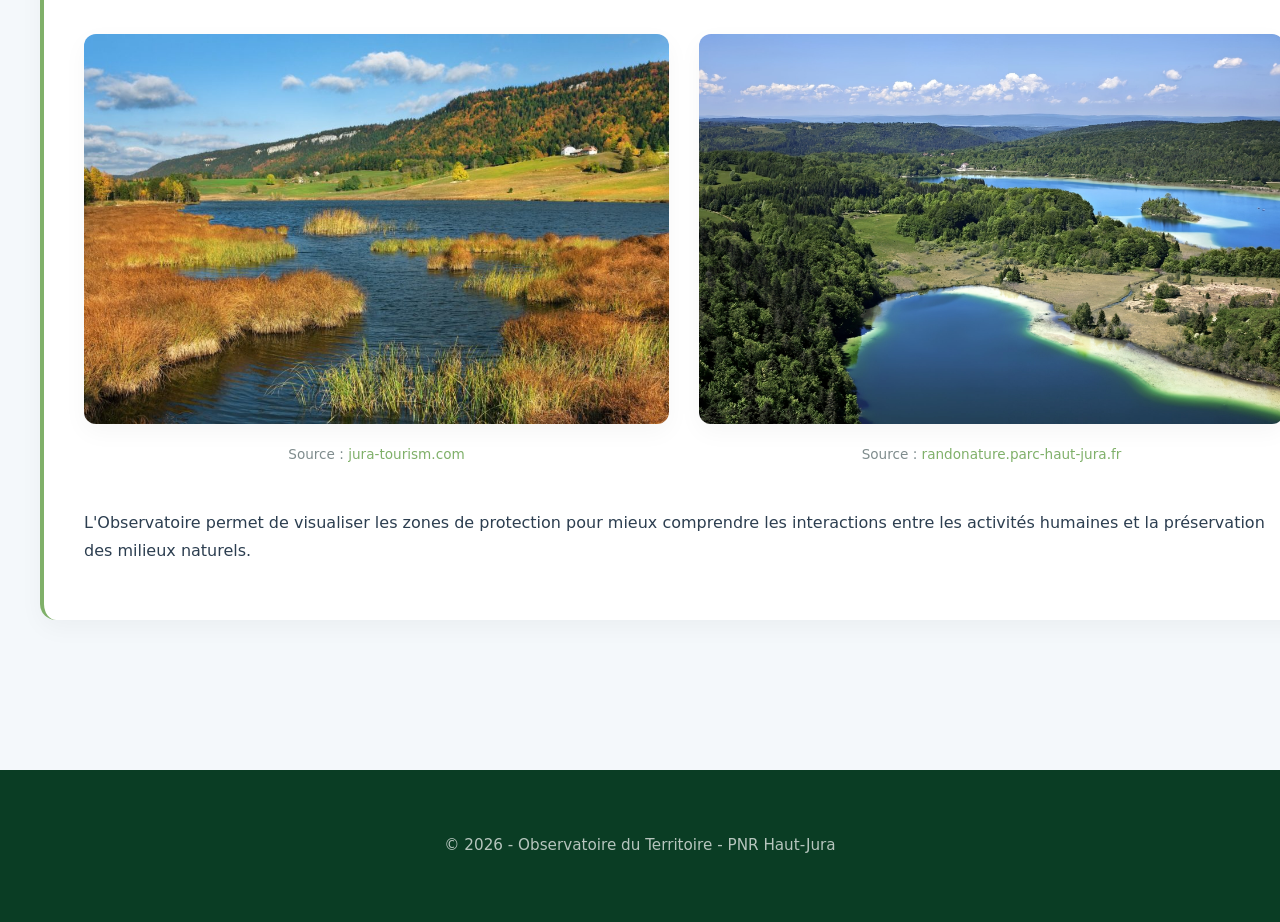
<file: geographie.html>
<!DOCTYPE html>
<html lang="fr">
<head>
    <meta charset="UTF-8">
    <meta name="viewport" content="width=device-width, initial-scale=1.0">
    <title>Géographie | PNR Haut-Jura</title>
    <link rel="stylesheet" href="style.css">
</head>
<body>

    <header>
        <div class="logo">
            <h1>Parc naturel régional du Haut-Jura</h1>
        </div>
        <nav>
            <ul>
                <li><a href="index.html">Introduction</a></li>
                <li><a href="geographie.html" class="active">Géographie & Chiffres</a></li>
                <li><a href="cartes.html">Espace Cartographique</a></li>
            </ul>
        </nav>
    </header>

    <main class="container">
        <section class="geo-intro">
            <h2>Géographie et Identité du Haut-Jura</h2>
            <p>Le Parc naturel régional du Haut-Jura s’étend sur un vaste territoire de moyenne montagne au cœur du massif jurassien, à la croisée des régions Bourgogne-Franche-Comté, Auvergne-Rhône-Alpes et de la Suisse. Cette situation géographique singulière confère au Parc un positionnement stratégique pour comprendre les flux et continuités écologiques.</p>
        </section>

        <section class="stats-grid">
            <div class="stat-card">
                <span class="stat-number">1 780</span>
                <span class="stat-label">Superficie (km²)</span>
            </div>
            <div class="stat-card">
                <span class="stat-number">79 000</span>
                <span class="stat-label">Habitants</span>
            </div>
            <div class="stat-card">
                <span class="stat-number">106</span>
                <span class="stat-label">Communes</span>
            </div>
            <div class="stat-card">
                <span class="stat-number">1 720m</span>
                <span class="stat-label">Point Culminant (Crêt de la Neige)</span>
            </div>
            <div class="stat-card">
                <span class="stat-number">65%</span>
                <span class="stat-label">Couvert Forestier</span>
            </div>
        </section>

        <section class="geo-details-grid">
            <div class="text-block">
                <h3>Un massif d'exception</h3>
                <p>Un massif d'exception forgé par l'ère jurassique</p>
                <p>Le Parc naturel régional du Haut-Jura s'ancre au cœur d'un territoire géologique fascinant : le massif jurassien. Cette chaîne de montagnes est si unique qu'elle a d'ailleurs donné son nom à une célèbre période géologique, le Jurassique. Il y a environ 150 millions d'années, la région était recouverte par une mer chaude et peu profonde, laissant derrière elle d'épaisses couches de roches calcaires. Plus tard, les puissantes poussées tectoniques liées à la formation des Alpes ont soulevé et plissé ces roches, créant un relief "en accordéon" tout à fait singulier.</p>
                <p>C'est cette histoire géologique mouvementée qui explique pourquoi le paysage d'aujourd'hui se distingue par une alternance spectaculaire de plateaux calcaires, de vallées creusées appelées combes, de crêtes rocheuses nommées crêts, et de forêts profondes. Les ères glaciaires successives ont ensuite achevé de sculpter ce décor. Ces paysages typiquement jurassiques dessinent ainsi de grands ensembles naturels, ponctués d'éléments aquatiques emblématiques hérités de la fonte des glaces, tels que les tourbières d’altitude et les magnifiques lacs glaciaires.</p>
            </div>
            
            <div class="geo-illus-block">
                <img src="chapeau_de_gendarme_1200x797.jpg" alt="Replis géologiques du Haut-Jura" class="geo-illus-img">
                <p class="geo-caption">stratigraphie du lieu-dit Képi de Gendarme </p>
                
                <img src="atlas-du-jura-diagnostic-bloc-diagramme-4-grands-ensembles_geologiques-7.jpg" alt="Bloc diagramme des reliefs jurassiens" class="geo-illus-img" style="margin-top: 20px;">
                <p class="geo-caption">Coupe du massif jurassien (structure type d'un massif jurassique)</p>
            </div>
        </section>

        <section class="story-map-container text-block full-width">
            <h3>Explorer notre Territoire : L'Ascension Géographique</h3>
            <p>Naviguez au cœur de l'information pour explorer en détail les vallées, les plateaux et les hauts sommets qui forment le coeur de notre réseau naturel.</p>
            
            <div class="map-wrapper" style="height: 700px; width: 100%; border-radius: 12px; overflow: hidden; box-shadow: 0 4px 15px rgba(0,0,0,0.1); border: 1px solid #7fb069; margin-top: 20px;">
                <iframe src="https://arcg.is/8WyrS1" width="100%" height="100%" frameborder="0" allowfullscreen allow="geolocation"></iframe>
            </div>
        </section>

        <section class="faune-flaure-section text-block full-width">
            <h3>Rareté Exceptionnelle : Faune et Flore</h3>
            <p>Le socle géologique et topographique du massif jurassien engendre une mosaïque d'habitats d'une exceptionnelle richesse écologique. Les variations altitudinales, couplées à la rudesse du climat montagnard, structurent des écosystèmes singuliers où s'entremêlent forêts d’altitude (pessières, hêtraies-sapinières) et alpages, incluant les emblématiques pré-bois. Ces milieux, souvent relictuels des dernières glaciations à l'image des tourbières acides, abritent une flore hautement spécialisée et agissent comme de véritables réservoirs de biodiversité.</p>
            <p>Cette intégrité paysagère offre un refuge vital à une faune patrimoniale particulièrement sensible aux perturbations anthropiques et à la fragmentation spatiale. Le Parc naturel régional du Haut-Jura constitue notamment un bastion stratégique pour le maintien des continuités écologiques de grands prédateurs comme le lynx boréal (Lynx lynx), espèce parapluie exigeante en matière de tranquillité forestière. Les escarpements rocheux et les crêts offrent quant à eux un terrain d'évolution optimal pour le chamois (Rupicapra rupicapra). Enfin, ces massifs abritent l'un des derniers bastions français du grand tétras (Tetrao urogallus), une espèce relique d'origine taïgique, dont l'extrême vulnérabilité au dérangement (notamment lors des pratiques de sports d'hiver) cristallise les enjeux de conservation modernes.</p>
            <p>La préservation de ces cortèges faunistiques et floristiques dépasse le simple cadre de l'inventaire naturaliste : elle nécessite une gestion intégrée du territoire. L'enjeu pour le Parc est de concilier la protection stricte des zones de quiétude et des corridors biologiques avec le maintien des activités sylvopastorales traditionnelles et le développement touristique.</p>
            
            <div class="faune-flaure-grid">
                <div>
                    <img src="paysage_lac_jura.jpg" alt="Tourbière et biodiversité" class="faune-illus-img">
                    <p style="font-size: 0.85rem; text-align: center; color: #7f8c8d; margin-top: 10px;">
                        Source : <a href="https://www.jura-tourism.com" target="_blank" style="color: #7fb069; text-decoration: none;">jura-tourism.com</a>
                    </p>
                </div>
                
                <div>
                    <img src="lac_et%20_montagne.jpg" alt="Lacs et paysages habités" class="faune-illus-img">
                    <p style="font-size: 0.85rem; text-align: center; color: #7f8c8d; margin-top: 10px;">
                        Source : <a href="https://randonature.parc-haut-jura.fr/" target="_blank" style="color: #7fb069; text-decoration: none;">randonature.parc-haut-jura.fr</a>
                    </p>
                </div>
            </div>
            
            <p>L'Observatoire permet de visualiser les zones de protection pour mieux comprendre les interactions entre les activités humaines et la préservation des milieux naturels.</p>
        </section>
    </main>

    <footer>
        <p>&copy; 2026 - Observatoire du Territoire - PNR Haut-Jura</p>
    </footer>

    <script src="script.js"></script>

</body>
</html>
</file>
<file: style.css>
/* Palette de couleurs et Styles généraux */
:root {
    --vert-sapin: #0a3d24;
    --vert-clair: #7fb069;
    --blanc-pur: #ffffff;
    --gris-clair: #f4f8fb; /* Légèrement adouci pour faire ressortir le blanc des cartes */
    --texte-noir: #2c3e50; /* Un gris-bleu très foncé, plus moderne et doux à lire que le noir pur */
    --ombre-douce: 0 8px 24px rgba(0, 0, 0, 0.04);
    --ombre-hover: 0 15px 35px rgba(0, 0, 0, 0.08);
    --transition-fluide: all 0.3s cubic-bezier(0.25, 0.8, 0.25, 1);
}

body {
    /* Utilisation des polices système modernes (très élégant sur Mac, Windows et mobiles) */
    font-family: system-ui, -apple-system, 'Segoe UI', Roboto, Helvetica, Arial, sans-serif;
    margin: 0;
    padding: 0;
    color: var(--texte-noir);
    background-color: var(--gris-clair);
    line-height: 1.7;
    font-size: 16px;
}

/* En-tête et Navigation */
header {
    background-color: var(--vert-sapin); 
    color: var(--blanc-pur);
    padding: 1.2rem 5%;
    display: flex;
    justify-content: space-between;
    align-items: center;
    box-shadow: 0 4px 15px rgba(10, 61, 36, 0.15); /* Ombre teintée en vert pour l'harmonie */
    position: sticky;
    top: 0;
    z-index: 1000; /* Permet au menu de rester au-dessus du reste au défilement */
}

header h1 {
    margin: 0;
    font-size: 1.4rem;
    font-weight: 700;
    letter-spacing: 1.5px;
    text-transform: uppercase;
}

nav ul {
    list-style: none;
    margin: 0;
    padding: 0;
    display: flex;
    gap: 10px;
}

nav a {
    color: rgba(255, 255, 255, 0.85);
    text-decoration: none;
    font-weight: 500;
    padding: 10px 18px;
    border-radius: 50px; /* Forme de pilule très moderne pour les menus */
    transition: var(--transition-fluide);
    font-size: 0.95rem;
}

nav a:hover, nav a.active {
    background-color: var(--vert-clair);
    color: var(--blanc-pur);
}

/* Container général pour centrer le contenu */
.container {
    max-width: 1200px;
    margin: 0 auto;
    padding: 50px 20px;
}

/* Section Hero (Bannières avec photos) */
.hero {
    position: relative;
    height: 500px;
    overflow: hidden;
    display: flex;
    align-items: center;
    justify-content: center;
    color: var(--blanc-pur);
    text-align: center;
}

.hero-image {
    position: absolute;
    width: 100%;
    height: 100%;
    object-fit: cover;
    z-index: -1;
    filter: brightness(65%);
    transform: scale(1.02); /* Évite les bords blancs */
}

.hero-text h2 {
    font-size: 3.5rem;
    font-weight: 800;
    letter-spacing: -0.5px;
    text-shadow: 0 4px 15px rgba(0,0,0,0.4);
    margin: 0 0 15px 0;
}

.hero-text p {
    font-size: 1.3rem;
    font-weight: 400;
    text-shadow: 0 2px 10px rgba(0,0,0,0.4);
}

/* Blocs de contenu génériques */
.text-block {
    background: var(--blanc-pur);
    padding: 40px;
    border-radius: 16px; /* Coins plus doux */
    box-shadow: var(--ombre-douce);
    border-left: 4px solid var(--vert-clair); /* Bordure affinée et passée en vert clair */
    margin-bottom: 40px;
    transition: var(--transition-fluide);
}

.text-block:hover {
    box-shadow: var(--ombre-hover);
}

.text-block h3 {
    color: var(--vert-sapin);
    margin-top: 0;
    font-size: 1.5rem;
    margin-bottom: 20px;
}

/* Mise en page de l'Introduction (index.html) */
.intro-content {
    margin-top: -60px; /* Le bloc remonte légèrement sur l'image pour un effet moderne */
    position: relative;
    z-index: 10;
}

.illus-block-grid {
    display: grid;
    grid-template-columns: repeat(auto-fit, minmax(320px, 1fr));
    gap: 30px;
    margin-bottom: 40px;
}

.illus-card {
    background: var(--blanc-pur);
    border-radius: 16px;
    overflow: hidden;
    box-shadow: var(--ombre-douce);
    transition: var(--transition-fluide);
    display: flex;
    flex-direction: column;
}

.illus-card:hover {
    transform: translateY(-8px); /* La carte se soulève au passage de la souris */
    box-shadow: var(--ombre-hover);
}

.illus-card img {
    width: 100%;
    height: 220px;
    object-fit: cover;
}

.illus-text {
    padding: 30px;
}

.full-width {
    width: 100%;
}

/* Grille de chiffres clés (geographie.html) */
.stats-grid {
    display: grid;
    grid-template-columns: repeat(auto-fit, minmax(200px, 1fr));
    gap: 25px;
    margin: 50px 0;
}

.stat-card {
    background: var(--blanc-pur);
    color: var(--vert-sapin);
    padding: 35px 20px;
    text-align: center;
    border-radius: 16px;
    border: 1px solid rgba(127, 176, 105, 0.2); /* Bordure très discrète */
    box-shadow: var(--ombre-douce);
    transition: var(--transition-fluide);
}

.stat-card:hover {
    transform: translateY(-5px);
    box-shadow: var(--ombre-hover);
    border-color: var(--vert-clair);
}

.stat-number {
    display: block;
    font-size: 3rem;
    font-weight: 800;
    color: var(--vert-sapin);
    margin-bottom: 5px;
    line-height: 1;
}

.stat-label {
    font-size: 0.95rem;
    font-weight: 600;
    text-transform: uppercase;
    color: var(--vert-clair);
    letter-spacing: 0.5px;
}

/* Mise en page Géographie Détaillée */
.geo-details-grid {
    display: grid;
    grid-template-columns: repeat(auto-fit, minmax(320px, 1fr));
    gap: 40px;
    margin-bottom: 40px;
    align-items: start; /* Maintient ta correction pour la bulle de texte ! */
}

.geo-illus-block {
    text-align: center;
}

.geo-illus-img {
    width: 100%;
    border-radius: 12px;
    box-shadow: var(--ombre-douce);
    transition: var(--transition-fluide);
}

.geo-illus-img:hover {
    box-shadow: var(--ombre-hover);
}

.geo-caption {
    font-size: 0.9rem;
    font-style: italic;
    color: #7f8c8d;
    margin-top: 12px;
}

/* Mise en page Faune/Biodiversité */
.faune-flaure-section {
    margin-top: 50px;
}

.faune-flaure-grid {
    display: grid;
    grid-template-columns: repeat(2, 1fr);
    gap: 30px;
    margin: 30px 0;
}

.faune-illus-img {
    width: 100%;
    border-radius: 12px;
    box-shadow: var(--ombre-douce);
}

/* Page CartesInteractives (cartes.html) */
.maps-grid {
    display: grid;
    grid-template-columns: repeat(auto-fit, minmax(320px, 1fr));
    gap: 30px;
    margin-top: 40px;
}

.map-card {
    background: var(--blanc-pur);
    padding: 30px;
    border-radius: 16px;
    box-shadow: var(--ombre-douce);
    transition: var(--transition-fluide);
    border-top: 4px solid var(--vert-sapin); /* Touche de couleur en haut */
}

.map-card:hover {
    transform: translateY(-8px);
    box-shadow: var(--ombre-hover);
}

.map-card h3 {
    color: var(--vert-sapin);
    margin-top: 0;
}

/* Boutons */
.cta-container {
    margin-top: 25px;
    text-align: left; /* Aligné à gauche dans les cartes, plus moderne */
}

.text-block.full-width .cta-container {
    text-align: center; /* Reste centré dans les grands blocs */
}

.btn-main {
    display: inline-block;
    background-color: var(--vert-sapin);
    color: var(--blanc-pur);
    padding: 14px 32px;
    text-decoration: none;
    border-radius: 50px;
    font-weight: 600;
    letter-spacing: 0.5px;
    transition: var(--transition-fluide);
    box-shadow: 0 4px 15px rgba(10, 61, 36, 0.2);
}

.btn-main:hover {
    background-color: var(--vert-clair);
    color: var(--blanc-pur);
    transform: translateY(-2px);
    box-shadow: 0 8px 20px rgba(127, 176, 105, 0.3);
}

/* Conteneurs de cartes (ArcGIS, StoryMap) */
.map-wrapper, .dashboard-wrapper {
    margin-top: 40px;
    border-radius: 16px;
    overflow: hidden;
    box-shadow: var(--ombre-douce);
    border: 1px solid rgba(127, 176, 105, 0.3);
    transition: var(--transition-fluide);
}

.map-wrapper:hover, .dashboard-wrapper:hover {
    box-shadow: var(--ombre-hover);
}

arcgis-embedded-map {
    display: block;
    max-width: 100%;
}

/* Pied de page */
footer {
    background-color: var(--vert-sapin);
    color: rgba(255, 255, 255, 0.7);
    text-align: center;
    padding: 3rem 2rem;
    font-size: 0.95rem;
    margin-top: 60px;
}
</file>
